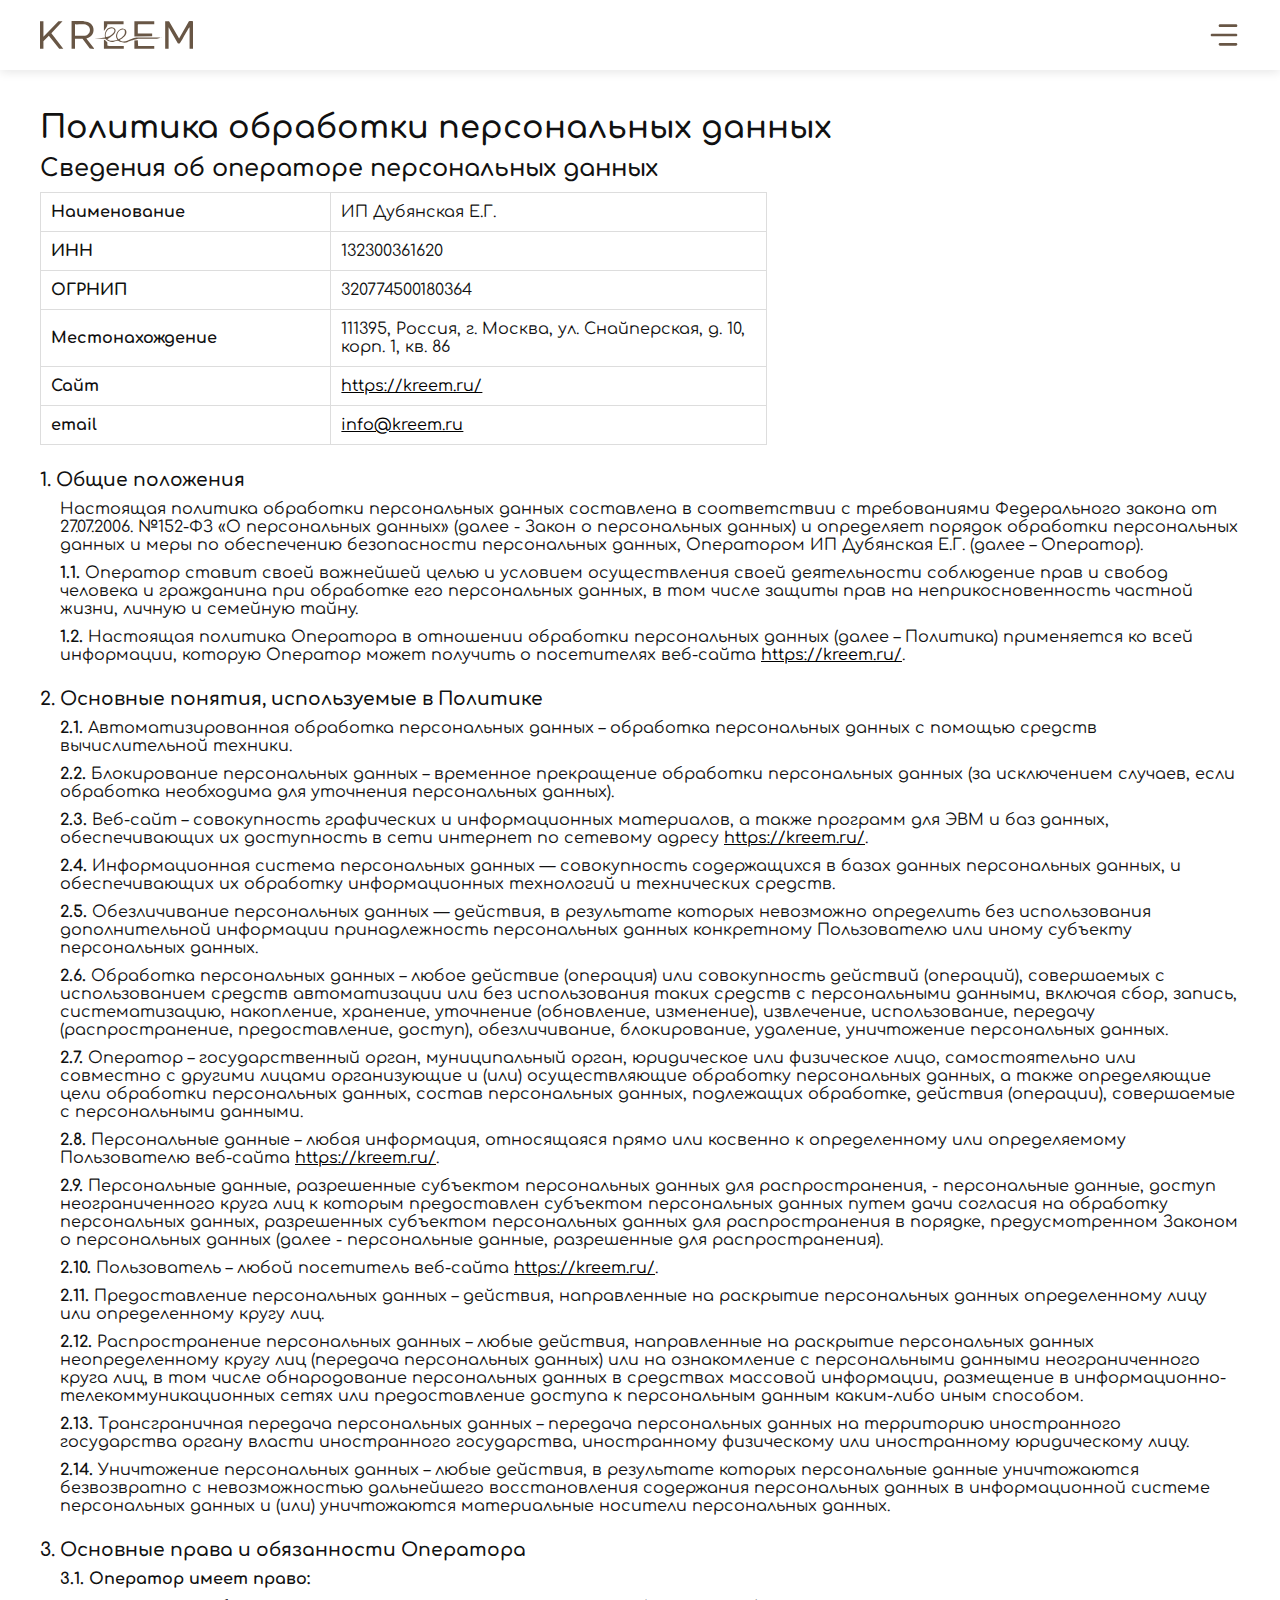
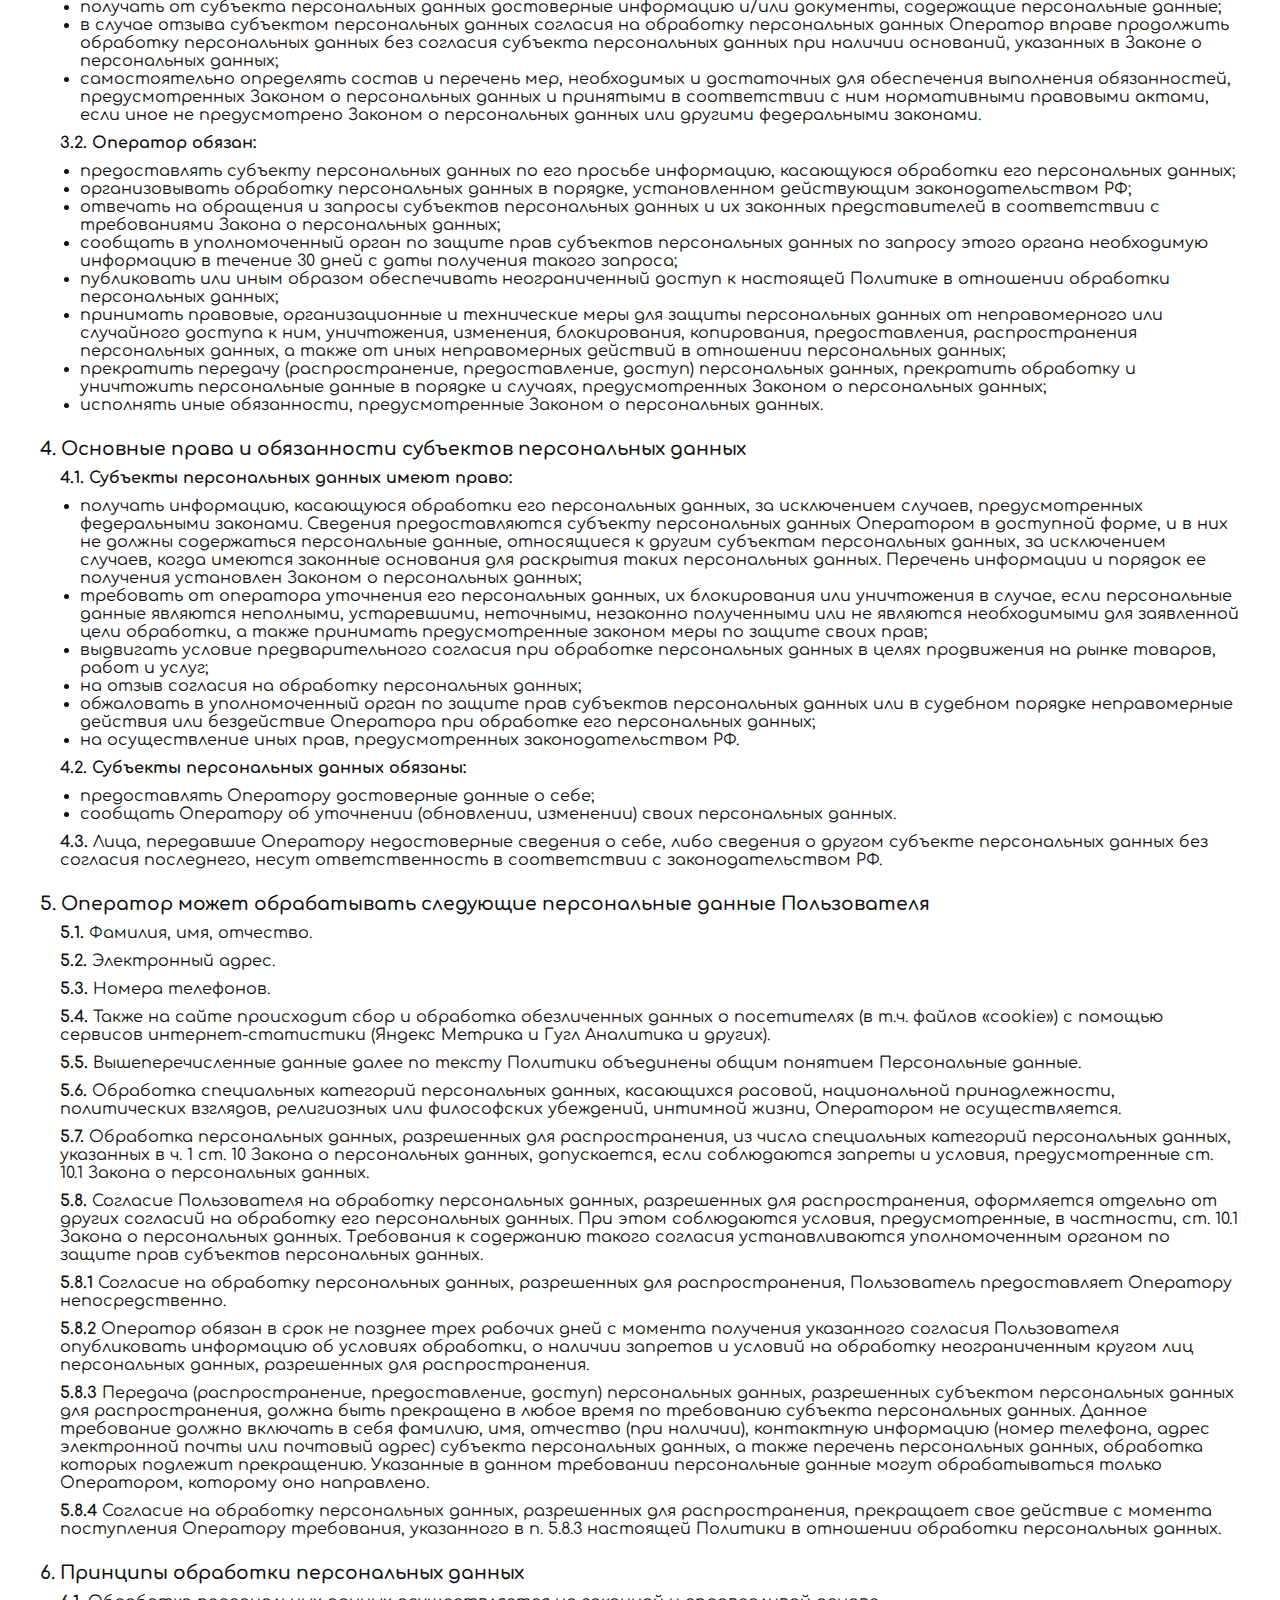
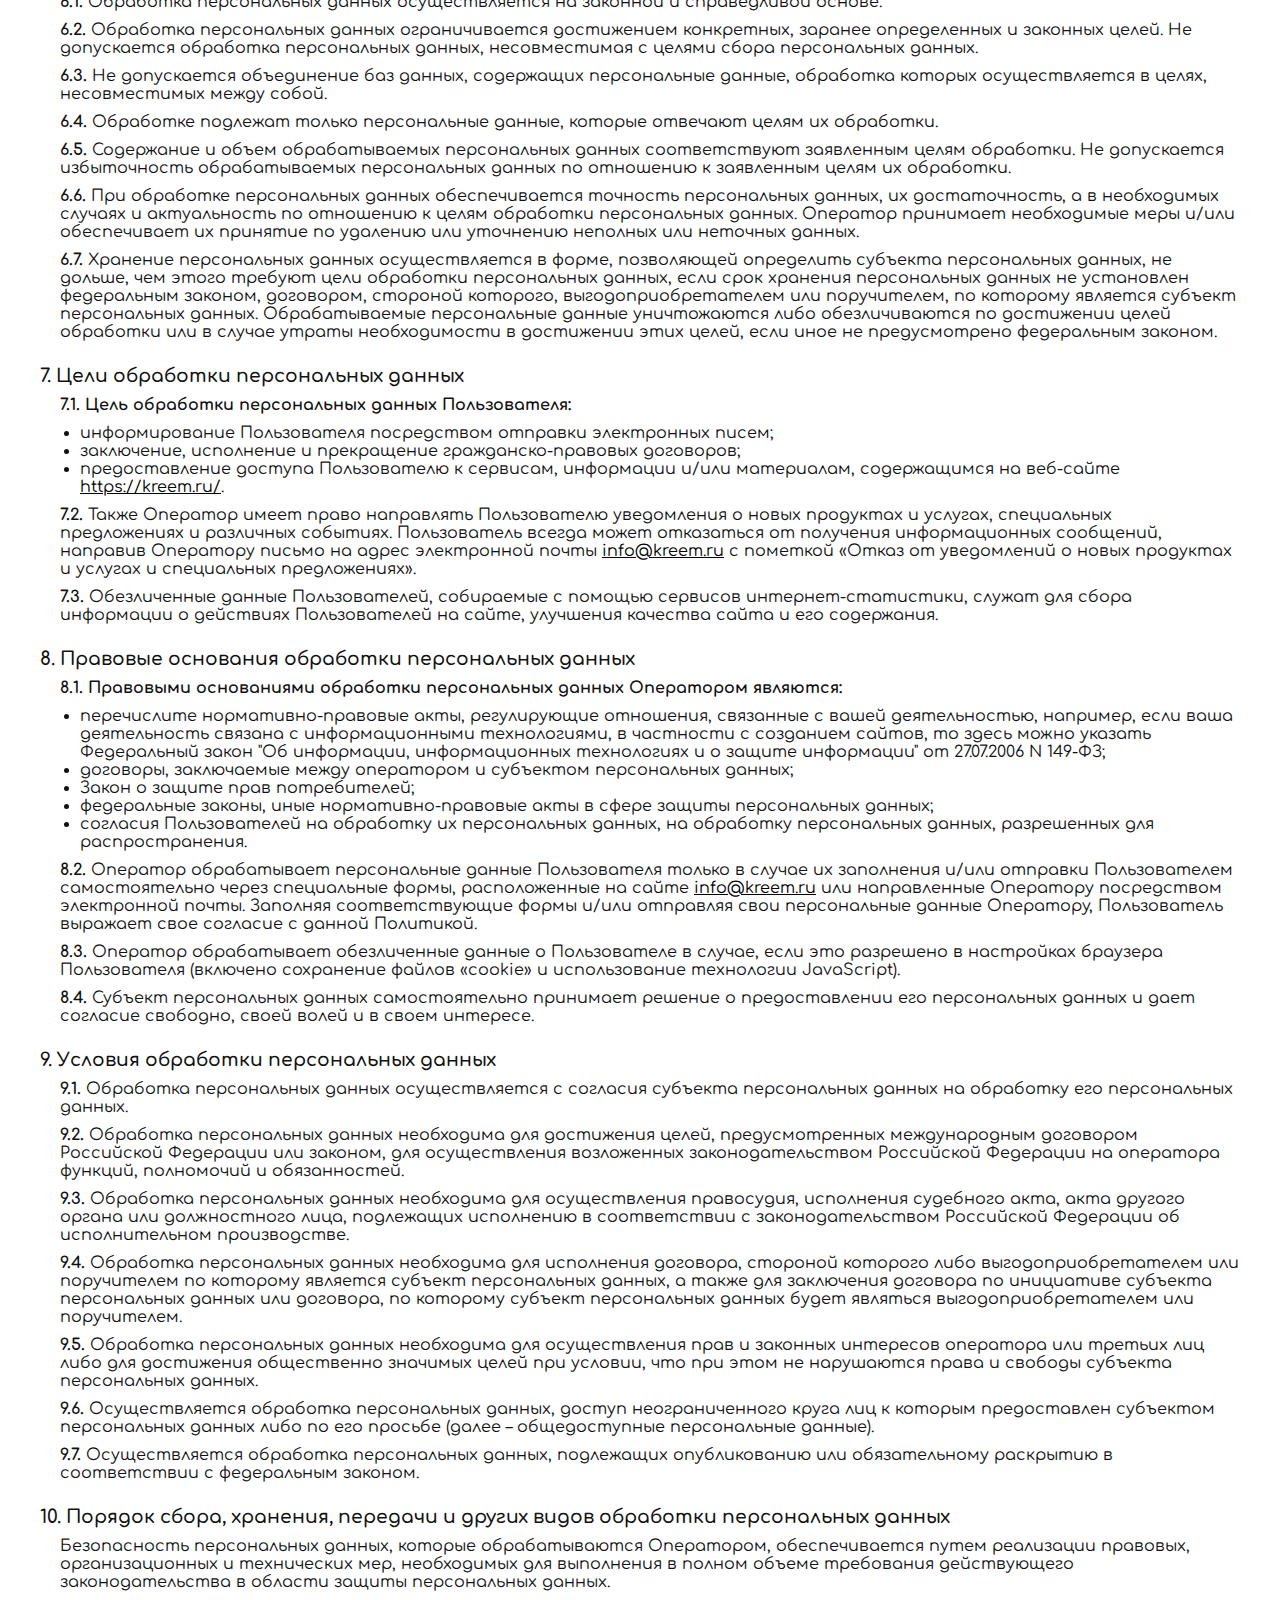
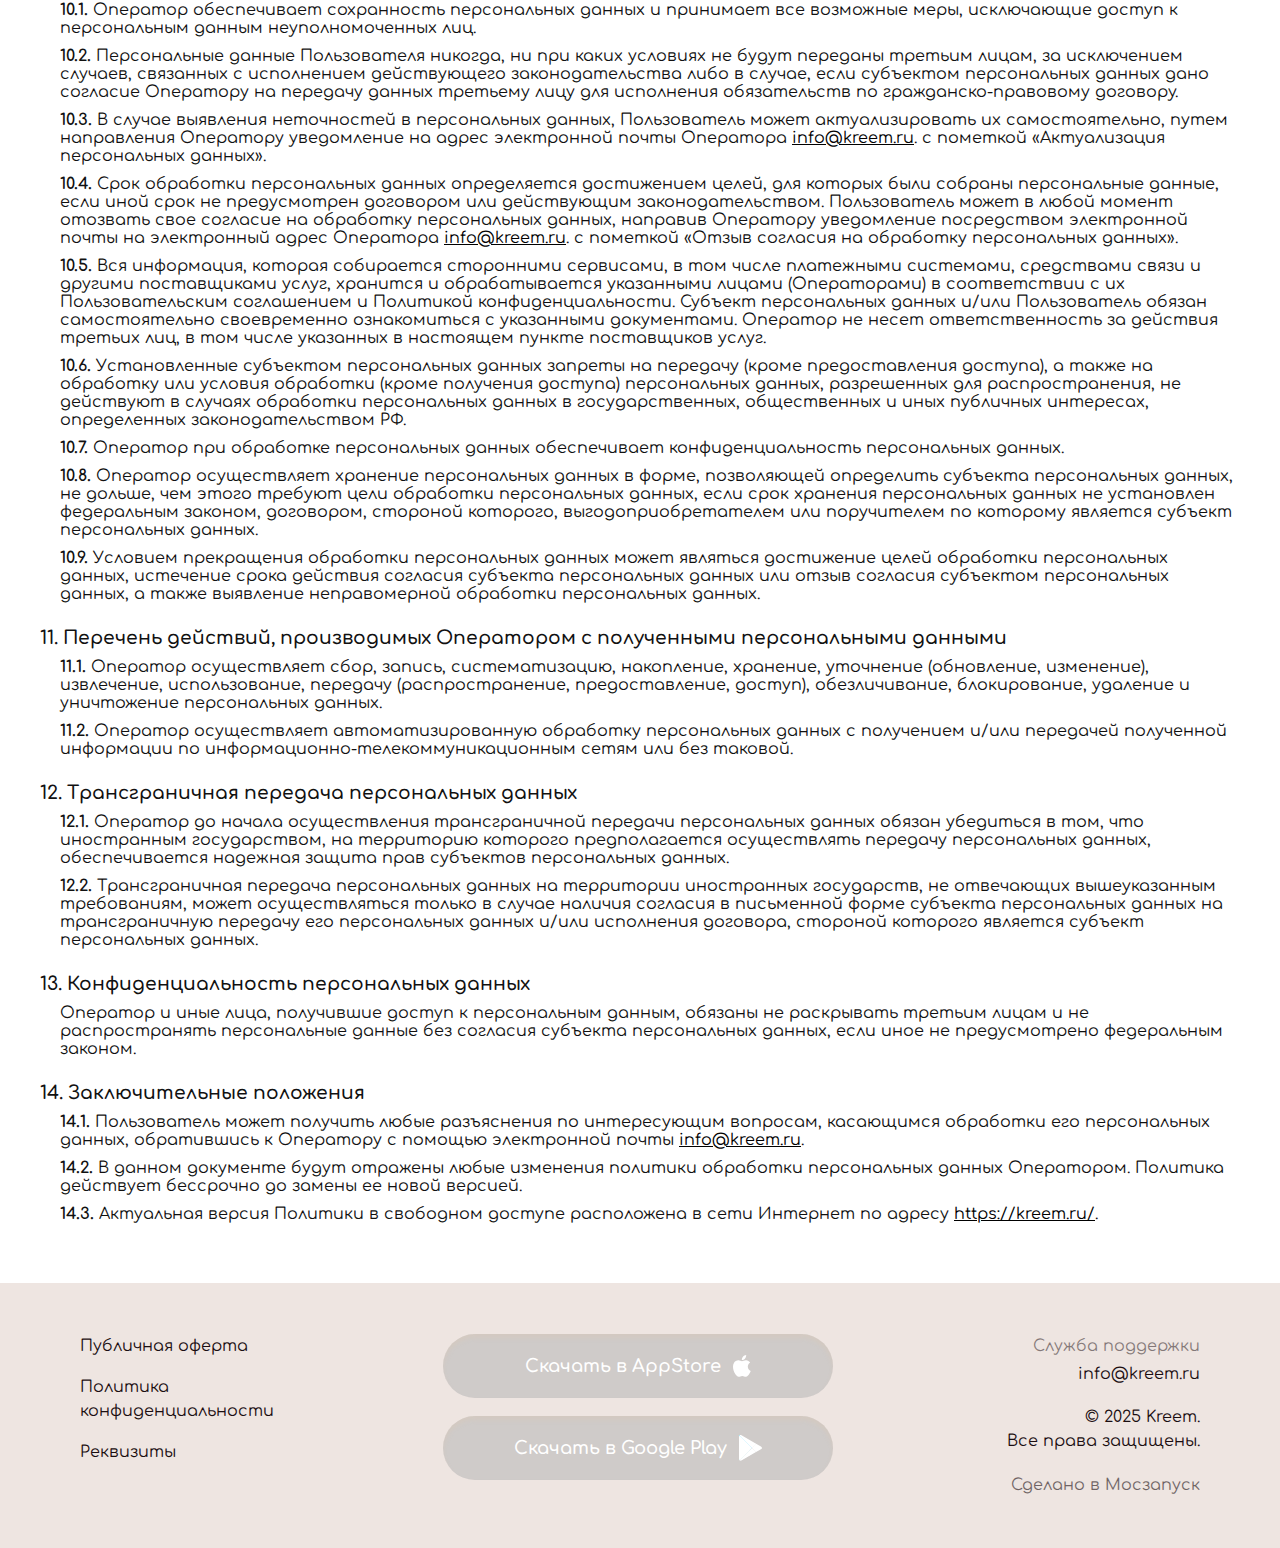
<file: privacy.html>
<html lang="ru">
<head>
    <meta charset="UTF-8">
    <title>Политика конфидициальности  | Kreem</title>
<meta name="viewport" content="width=device-width, initial-scale=1.0">
    <link rel="stylesheet" href="css/style.css">
<link rel="preconnect" href="https://fonts.googleapis.com">
<link rel="preconnect" href="https://fonts.gstatic.com" crossorigin>
<link href="https://fonts.googleapis.com/css2?family=Comfortaa:wght@300..700&family=Playfair+Display:ital,wght@0,400..900;1,400..900&display=swap" rel="stylesheet">

<link rel="icon" href="favicon.svg" type="image/svg">
</head>

<body>

<header>
    <a href="/" class="logo">
        <svg xmlns="http://www.w3.org/2000/svg" width="216" height="40" viewBox="0 0 216 40" fill="none">
            <path d="M215.541 39.0727H210.72V8.74762C208.077 10.7693 198.124 31.4525 196.724 31.608C195.325 31.7636 194.703 31.608 194.081 31.1415L181.173 8.74762V39.0727H176.352V0.194397L181.795 0.505419L195.947 24.4544L209.787 0.505419C210.409 -0.116634 214.764 -0.272149 215.541 0.66093V38.9172V39.0727Z" fill="#685645"/>
            <path d="M61.428 0.194219C66.5599 0.660758 72.1584 2.21589 74.3356 7.50333C77.6013 15.4345 73.4025 22.7436 65.3158 24.7653L75.7352 38.1394L76.0462 39.3835L70.1367 38.7615L59.8729 25.0763H49.298V38.917H44.4771V0.0386963H61.428V0.194219ZM62.2056 4.70409C58.1622 4.23755 53.4968 5.01512 49.298 4.70409V20.722H63.2941C65.4713 20.722 68.7371 18.2337 69.6702 16.2121C72.1584 10.1471 68.2706 5.32615 62.2056 4.54858V4.70409Z" fill="#685645"/>
            <path d="M4.82091 0.194336V22.2772L25.9707 0.194336H31.7247L16.0178 17.3008L32.8133 39.0726H27.0593L12.4411 20.7221L4.82091 28.4977V39.0726H0V0.194336H4.82091Z" fill="#685645"/>
            <path d="M160.956 0.194336V4.70421H138.407L137.785 5.32626V17.4563H158.001V21.4996L132.964 21.9662V0.194336H160.956Z" fill="#685645"/>
            <path d="M171.531 23.3658L164.844 24.8821C153.803 25.3486 138.096 24.9209 138.096 24.9209C138.096 24.9209 131.409 26.4372 126.744 27.9923C122.078 29.5475 121.611 31.7635 114.458 29.5863C107.304 27.4091 110.668 27.1746 110.103 27.5646C108.704 27.5646 105.127 29.2753 102.95 29.4308C99.0619 29.7418 96.5737 28.8087 93.6189 26.476C90.6642 24.1433 92.9029 25.0302 92.5303 24.9209C92.1577 24.8116 89.4204 24.8821 87.7094 24.9209C83.9771 24.9209 80.4003 24.9209 76.668 24.9209L83.9774 24.1045L91.5972 23.0547C90.9752 19.6334 91.2862 15.9011 93.3079 12.9464C99.6839 3.7711 113.68 11.2357 102.172 20.411C90.6642 29.5863 92.8413 24.6576 94.0854 24.2988C97.3512 29.5863 104.038 27.8756 109.015 26.3205C108.393 24.6099 107.304 23.5213 107.149 21.6551C106.527 16.2121 113.523 9.3295 117.412 10.7692C121.302 12.2089 120.678 11.9745 121.301 13.2186C123.789 19.1281 116.635 24.1433 112.125 26.6315C117.879 31.4524 124.099 26.6315 129.698 24.9209C135.296 23.2102 135.134 23.3269 136.852 23.3269C150.759 23.3269 171.375 23.5213 171.375 23.5213L171.531 23.3658ZM104.038 11.2357C102.328 9.6806 99.3729 10.4582 97.3512 11.2357C93.3079 13.1019 91.7527 18.5448 92.8413 22.5882C96.8847 23.3657 108.393 15.2791 103.883 11.2357H104.038ZM115.702 11.8578C109.948 12.3243 106.06 21.4996 110.725 25.5429C114.302 23.9878 119.434 20.411 119.59 16.0566C119.745 11.7023 118.19 11.7023 115.702 11.8578Z" fill="#685645"/>
            <path d="M117.723 0.194336V4.70421H94.8629C94.8629 7.0369 94.8631 6.99804 92.9967 9.68064L90.042 14.035V0.194336H117.723Z" fill="#685645"/>
            <path d="M132.964 27.5644L137.785 27.0979L138.251 35.0291H160.956V39.0724H132.964V27.5644Z" fill="#685645"/>
            <path d="M118.034 35.0293V39.0727H90.042V26.3206C90.8196 26.1651 94.5519 29.2753 94.7074 29.7419C95.3294 30.8305 94.3964 34.2517 95.3294 34.8738C95.9515 34.8738 96.7291 35.0293 97.0401 35.0293H118.19H118.034Z" fill="#685645"/>
        </svg>
    </a>
    <ul>
        <li><a href="/#subscription">Что внутри приложения</a></li>
        <li><a href="/#support">Подписка</a></li>
        <li><a href="/#faq">Частые вопросы</a></li>
    </ul>
</header>


<div class="header_mobile">
    <div class="header_content">
        <a href="" class="logo">
            <svg xmlns="http://www.w3.org/2000/svg" width="153" height="28" viewBox="0 0 153 28" fill="none">
                <path d="M153 27.779H149.578V6.21919C147.701 7.65651 140.636 22.3614 139.643 22.472C138.649 22.5826 138.208 22.472 137.766 22.1403L128.604 6.21919V27.779H125.182V0.138208L129.045 0.359332L139.091 17.3861L148.915 0.359332C149.357 -0.0829216 152.448 -0.193487 153 0.469893V27.6685V27.779Z" fill="#685645"/>
                <path d="M43.6038 0.138036C47.2466 0.469726 51.2207 1.57536 52.7661 5.33451C55.0843 10.9732 52.1038 16.1697 46.3635 17.607L53.7596 27.1155L53.9804 28L49.7856 27.5577L42.4999 17.8282H34.9934V27.6683H31.5713V0.0274658H43.6038V0.138036ZM44.1557 3.34436C41.2856 3.01268 37.9739 3.56549 34.9934 3.34436V14.7324H44.9284C46.4739 14.7324 48.7921 12.9634 49.4544 11.5261C51.2207 7.21408 48.4609 3.78662 44.1557 3.2338V3.34436Z" fill="#685645"/>
                <path d="M3.42208 0.138184V15.8382L18.4351 0.138184H22.5195L11.3701 12.3001L23.2922 27.779H19.2078L8.83118 14.7325L3.42208 20.2607V27.779H0V0.138184H3.42208Z" fill="#685645"/>
                <path d="M114.253 0.138184V3.34451H98.2465L97.8049 3.78677V12.4107H112.156V15.2854L94.3828 15.617V0.138184H114.253Z" fill="#685645"/>
                <path d="M121.76 16.6121L117.013 17.6902C109.175 18.0218 98.0258 17.7177 98.0258 17.7177C98.0258 17.7177 93.2793 18.7958 89.9676 19.9014C86.6559 21.0071 86.3245 22.5825 81.2466 21.0346C76.1686 19.4868 78.5565 19.3201 78.1557 19.5973C77.1622 19.5973 74.6232 20.8135 73.0777 20.9241C70.318 21.1452 68.5518 20.4818 66.4544 18.8234C64.3569 17.1649 65.9461 17.7954 65.6816 17.7177C65.4171 17.6401 63.474 17.6902 62.2596 17.7177C59.6102 17.7177 57.0712 17.7177 54.4219 17.7177L59.6104 17.1373L65.0193 16.391C64.5777 13.9586 64.7985 11.3051 66.2336 9.20437C70.7596 2.68114 80.6946 7.98818 72.5258 14.5114C64.3569 21.0347 65.9024 17.5306 66.7855 17.2755C69.1037 21.0347 73.8505 19.8184 77.3829 18.7128C76.9414 17.4966 76.1687 16.7227 76.0583 15.3959C75.6167 11.5262 80.5833 6.63293 83.344 7.65649C86.1046 8.68004 85.6624 8.5134 86.1039 9.39791C87.8702 13.5993 82.792 17.1649 79.5907 18.9339C83.6751 22.3614 88.0907 18.9339 92.0648 17.7177C96.0388 16.5015 95.9233 16.5845 97.1429 16.5845C107.015 16.5845 121.649 16.7227 121.649 16.7227L121.76 16.6121ZM73.8505 7.98818C72.6362 6.88255 70.5388 7.43536 69.1037 7.98818C66.2336 9.31494 65.1297 13.1846 65.9024 16.0593C68.7725 16.6121 76.9414 10.8628 73.7401 7.98818H73.8505ZM82.1297 8.43043C78.0453 8.76212 75.2855 15.2854 78.5972 18.16C81.1362 17.0544 84.779 14.5114 84.8894 11.4156C84.9998 8.31987 83.8959 8.31987 82.1297 8.43043Z" fill="#685645"/>
                <path d="M83.5654 0.138184V3.34451H67.3381C67.3381 5.00296 67.3382 4.97533 66.0134 6.88254L63.916 9.97831V0.138184H83.5654Z" fill="#685645"/>
                <path d="M94.3828 19.5971L97.8049 19.2654L98.1361 24.9041H114.253V27.7788H94.3828V19.5971Z" fill="#685645"/>
                <path d="M83.7862 24.9044V27.7791H63.916V18.7129C64.468 18.6023 67.1173 20.8136 67.2277 21.1453C67.6693 21.9192 67.0069 24.3516 67.6693 24.7939C68.1108 24.7939 68.6628 24.9044 68.8836 24.9044H83.8965H83.7862Z" fill="#685645"/>
            </svg>
        </a>
        
        <div class="burger-container">
            <div class="burger" id="burgerBtn">
                <div class="burger-icon"><svg xmlns="http://www.w3.org/2000/svg" width="32" height="32" viewBox="0 0 32 32" fill="none">
  <path fill-rule="evenodd" clip-rule="evenodd" d="M10.667 6.66671C10.667 5.93033 11.2639 5.33337 12.0003 5.33337H28.0003C28.7367 5.33337 29.3337 5.93033 29.3337 6.66671C29.3337 7.40309 28.7367 8.00004 28.0003 8.00004H12.0003C11.2639 8.00004 10.667 7.40309 10.667 6.66671ZM2.66699 16C2.66699 15.2637 3.26395 14.6667 4.00033 14.6667H28.0003C28.7367 14.6667 29.3337 15.2637 29.3337 16C29.3337 16.7364 28.7367 17.3334 28.0003 17.3334H4.00033C3.26395 17.3334 2.66699 16.7364 2.66699 16ZM10.667 25.3334C10.667 24.597 11.2639 24 12.0003 24H28.0003C28.7367 24 29.3337 24.597 29.3337 25.3334C29.3337 26.0698 28.7367 26.6667 28.0003 26.6667H12.0003C11.2639 26.6667 10.667 26.0698 10.667 25.3334Z" fill="#685645"/>
</svg></div>
                <div class="close-icon"><svg xmlns="http://www.w3.org/2000/svg" width="32" height="32" viewBox="0 0 32 32" fill="none">
  <path d="M6 26L27 5M27 26L6 5" stroke="#685645" stroke-width="3" stroke-linecap="round" stroke-linejoin="round"/>
</svg></div>
            </div>
        </div>
    </div>
    
    <nav class="menu">
        <ul>
            <li><a href="/#subscription">Что внутри приложения</a></li>
            <li><a href="/#support">Подписка</a></li>
            <li><a href="/#faq">Частые вопросы</a></li>
        </ul>
    </nav>
</div>

<section class="document_text">
    <div class="wrapper">
        <h1>Политика обработки персональных данных</h1>
        
        <h2>Сведения об операторе персональных данных</h2>
        
        <div style="width: 100%;overflow-y: auto;">
            <table border="1" cellpadding="5" cellspacing="0">
                <tr>
                    <td><strong>Наименование</strong></td>
                    <td>ИП Дубянская Е.Г.</td>
                </tr>
                <tr>
                    <td><strong>ИНН</strong></td>
                    <td>132300361620</td>
                </tr>
                <tr>
                    <td><strong>ОГРНИП</strong></td>
                    <td>320774500180364</td>
                </tr>
                <tr>
                    <td><strong>Местонахождение</strong></td>
                    <td>111395, Россия, г. Москва, ул. Снайперская, д. 10, корп. 1, кв. 86</td>
                </tr>
                <tr>
                    <td><strong>Сайт</strong></td>
                    <td><a href="https://kreem.ru/" target="_blank">https://kreem.ru/</a></td>
                </tr>
                <tr>
                    <td><strong>email</strong></td>
                    <td><a href="mailto:info@kreem.ru">info@kreem.ru</a></td>
                </tr>
            </table>
        </div>

        <h3>1. Общие положения</h3>
        <p>Настоящая политика обработки персональных данных составлена в соответствии с требованиями Федерального закона от 27.07.2006. №152-ФЗ «О персональных данных» (далее - Закон о персональных данных) и определяет порядок обработки персональных данных и меры по обеспечению безопасности персональных данных, Оператором ИП Дубянская Е.Г. (далее – Оператор).</p>
        
        <p><strong>1.1.</strong> Оператор ставит своей важнейшей целью и условием осуществления своей деятельности соблюдение прав и свобод человека и гражданина при обработке его персональных данных, в том числе защиты прав на неприкосновенность частной жизни, личную и семейную тайну.</p>
        
        <p><strong>1.2.</strong> Настоящая политика Оператора в отношении обработки персональных данных (далее – Политика) применяется ко всей информации, которую Оператор может получить о посетителях веб-сайта <a href="https://kreem.ru/" target="_blank">https://kreem.ru/</a>.</p>

        <h3>2. Основные понятия, используемые в Политике</h3>
        <p><strong>2.1.</strong> Автоматизированная обработка персональных данных – обработка персональных данных с помощью средств вычислительной техники.</p>
        
        <p><strong>2.2.</strong> Блокирование персональных данных – временное прекращение обработки персональных данных (за исключением случаев, если обработка необходима для уточнения персональных данных).</p>
        
        <p><strong>2.3.</strong> Веб-сайт – совокупность графических и информационных материалов, а также программ для ЭВМ и баз данных, обеспечивающих их доступность в сети интернет по сетевому адресу <a href="https://kreem.ru/" target="_blank">https://kreem.ru/</a>.</p>
        
        <p><strong>2.4.</strong> Информационная система персональных данных — совокупность содержащихся в базах данных персональных данных, и обеспечивающих их обработку информационных технологий и технических средств.</p>
        
        <p><strong>2.5.</strong> Обезличивание персональных данных — действия, в результате которых невозможно определить без использования дополнительной информации принадлежность персональных данных конкретному Пользователю или иному субъекту персональных данных.</p>
        
        <p><strong>2.6.</strong> Обработка персональных данных – любое действие (операция) или совокупность действий (операций), совершаемых с использованием средств автоматизации или без использования таких средств с персональными данными, включая сбор, запись, систематизацию, накопление, хранение, уточнение (обновление, изменение), извлечение, использование, передачу (распространение, предоставление, доступ), обезличивание, блокирование, удаление, уничтожение персональных данных.</p>
        
        <p><strong>2.7.</strong> Оператор – государственный орган, муниципальный орган, юридическое или физическое лицо, самостоятельно или совместно с другими лицами организующие и (или) осуществляющие обработку персональных данных, а также определяющие цели обработки персональных данных, состав персональных данных, подлежащих обработке, действия (операции), совершаемые с персональными данными.</p>
        
        <p><strong>2.8.</strong> Персональные данные – любая информация, относящаяся прямо или косвенно к определенному или определяемому Пользователю веб-сайта <a href="https://kreem.ru/" target="_blank">https://kreem.ru/</a>.</p>
        
        <p><strong>2.9.</strong> Персональные данные, разрешенные субъектом персональных данных для распространения, - персональные данные, доступ неограниченного круга лиц к которым предоставлен субъектом персональных данных путем дачи согласия на обработку персональных данных, разрешенных субъектом персональных данных для распространения в порядке, предусмотренном Законом о персональных данных (далее - персональные данные, разрешенные для распространения).</p>
        
        <p><strong>2.10.</strong> Пользователь – любой посетитель веб-сайта <a href="https://kreem.ru/" target="_blank">https://kreem.ru/</a>.</p>
        
        <p><strong>2.11.</strong> Предоставление персональных данных – действия, направленные на раскрытие персональных данных определенному лицу или определенному кругу лиц.</p>
        
        <p><strong>2.12.</strong> Распространение персональных данных – любые действия, направленные на раскрытие персональных данных неопределенному кругу лиц (передача персональных данных) или на ознакомление с персональными данными неограниченного круга лиц, в том числе обнародование персональных данных в средствах массовой информации, размещение в информационно-телекоммуникационных сетях или предоставление доступа к персональным данным каким-либо иным способом.</p>
        
        <p><strong>2.13.</strong> Трансграничная передача персональных данных – передача персональных данных на территорию иностранного государства органу власти иностранного государства, иностранному физическому или иностранному юридическому лицу.</p>
        
        <p><strong>2.14.</strong> Уничтожение персональных данных – любые действия, в результате которых персональные данные уничтожаются безвозвратно с невозможностью дальнейшего восстановления содержания персональных данных в информационной системе персональных данных и (или) уничтожаются материальные носители персональных данных.</p>

        <h3>3. Основные права и обязанности Оператора</h3>
        <p><strong>3.1. Оператор имеет право:</strong></p>
        <ul>
            <li>получать от субъекта персональных данных достоверные информацию и/или документы, содержащие персональные данные;</li>
            <li>в случае отзыва субъектом персональных данных согласия на обработку персональных данных Оператор вправе продолжить обработку персональных данных без согласия субъекта персональных данных при наличии оснований, указанных в Законе о персональных данных;</li>
            <li>самостоятельно определять состав и перечень мер, необходимых и достаточных для обеспечения выполнения обязанностей, предусмотренных Законом о персональных данных и принятыми в соответствии с ним нормативными правовыми актами, если иное не предусмотрено Законом о персональных данных или другими федеральными законами.</li>
        </ul>
        
        <p><strong>3.2. Оператор обязан:</strong></p>
        <ul>
            <li>предоставлять субъекту персональных данных по его просьбе информацию, касающуюся обработки его персональных данных;</li>
            <li>организовывать обработку персональных данных в порядке, установленном действующим законодательством РФ;</li>
            <li>отвечать на обращения и запросы субъектов персональных данных и их законных представителей в соответствии с требованиями Закона о персональных данных;</li>
            <li>сообщать в уполномоченный орган по защите прав субъектов персональных данных по запросу этого органа необходимую информацию в течение 30 дней с даты получения такого запроса;</li>
            <li>публиковать или иным образом обеспечивать неограниченный доступ к настоящей Политике в отношении обработки персональных данных;</li>
            <li>принимать правовые, организационные и технические меры для защиты персональных данных от неправомерного или случайного доступа к ним, уничтожения, изменения, блокирования, копирования, предоставления, распространения персональных данных, а также от иных неправомерных действий в отношении персональных данных;</li>
            <li>прекратить передачу (распространение, предоставление, доступ) персональных данных, прекратить обработку и уничтожить персональные данные в порядке и случаях, предусмотренных Законом о персональных данных;</li>
            <li>исполнять иные обязанности, предусмотренные Законом о персональных данных.</li>
        </ul>

        <h3>4. Основные права и обязанности субъектов персональных данных</h3>
        <p><strong>4.1. Субъекты персональных данных имеют право:</strong></p>
        <ul>
            <li>получать информацию, касающуюся обработки его персональных данных, за исключением случаев, предусмотренных федеральными законами. Сведения предоставляются субъекту персональных данных Оператором в доступной форме, и в них не должны содержаться персональные данные, относящиеся к другим субъектам персональных данных, за исключением случаев, когда имеются законные основания для раскрытия таких персональных данных. Перечень информации и порядок ее получения установлен Законом о персональных данных;</li>
            <li>требовать от оператора уточнения его персональных данных, их блокирования или уничтожения в случае, если персональные данные являются неполными, устаревшими, неточными, незаконно полученными или не являются необходимыми для заявленной цели обработки, а также принимать предусмотренные законом меры по защите своих прав;</li>
            <li>выдвигать условие предварительного согласия при обработке персональных данных в целях продвижения на рынке товаров, работ и услуг;</li>
            <li>на отзыв согласия на обработку персональных данных;</li>
            <li>обжаловать в уполномоченный орган по защите прав субъектов персональных данных или в судебном порядке неправомерные действия или бездействие Оператора при обработке его персональных данных;</li>
            <li>на осуществление иных прав, предусмотренных законодательством РФ.</li>
        </ul>
        
        <p><strong>4.2. Субъекты персональных данных обязаны:</strong></p>
        <ul>
            <li>предоставлять Оператору достоверные данные о себе;</li>
            <li>сообщать Оператору об уточнении (обновлении, изменении) своих персональных данных.</li>
        </ul>
        
        <p><strong>4.3.</strong> Лица, передавшие Оператору недостоверные сведения о себе, либо сведения о другом субъекте персональных данных без согласия последнего, несут ответственность в соответствии с законодательством РФ.</p>

        <h3>5. Оператор может обрабатывать следующие персональные данные Пользователя</h3>
        <p><strong>5.1.</strong> Фамилия, имя, отчество.</p>
        <p><strong>5.2.</strong> Электронный адрес.</p>
        <p><strong>5.3.</strong> Номера телефонов.</p>
        <p><strong>5.4.</strong> Также на сайте происходит сбор и обработка обезличенных данных о посетителях (в т.ч. файлов «cookie») с помощью сервисов интернет-статистики (Яндекс Метрика и Гугл Аналитика и других).</p>
        <p><strong>5.5.</strong> Вышеперечисленные данные далее по тексту Политики объединены общим понятием Персональные данные.</p>
        <p><strong>5.6.</strong> Обработка специальных категорий персональных данных, касающихся расовой, национальной принадлежности, политических взглядов, религиозных или философских убеждений, интимной жизни, Оператором не осуществляется.</p>
        <p><strong>5.7.</strong> Обработка персональных данных, разрешенных для распространения, из числа специальных категорий персональных данных, указанных в ч. 1 ст. 10 Закона о персональных данных, допускается, если соблюдаются запреты и условия, предусмотренные ст. 10.1 Закона о персональных данных.</p>
        <p><strong>5.8.</strong> Согласие Пользователя на обработку персональных данных, разрешенных для распространения, оформляется отдельно от других согласий на обработку его персональных данных. При этом соблюдаются условия, предусмотренные, в частности, ст. 10.1 Закона о персональных данных. Требования к содержанию такого согласия устанавливаются уполномоченным органом по защите прав субъектов персональных данных.</p>
        <p><strong>5.8.1</strong> Согласие на обработку персональных данных, разрешенных для распространения, Пользователь предоставляет Оператору непосредственно.</p>
        <p><strong>5.8.2</strong> Оператор обязан в срок не позднее трех рабочих дней с момента получения указанного согласия Пользователя опубликовать информацию об условиях обработки, о наличии запретов и условий на обработку неограниченным кругом лиц персональных данных, разрешенных для распространения.</p>
        <p><strong>5.8.3</strong> Передача (распространение, предоставление, доступ) персональных данных, разрешенных субъектом персональных данных для распространения, должна быть прекращена в любое время по требованию субъекта персональных данных. Данное требование должно включать в себя фамилию, имя, отчество (при наличии), контактную информацию (номер телефона, адрес электронной почты или почтовый адрес) субъекта персональных данных, а также перечень персональных данных, обработка которых подлежит прекращению. Указанные в данном требовании персональные данные могут обрабатываться только Оператором, которому оно направлено.</p>
        <p><strong>5.8.4</strong> Согласие на обработку персональных данных, разрешенных для распространения, прекращает свое действие с момента поступления Оператору требования, указанного в п. 5.8.3 настоящей Политики в отношении обработки персональных данных.</p>

        <h3>6. Принципы обработки персональных данных</h3>
        <p><strong>6.1.</strong> Обработка персональных данных осуществляется на законной и справедливой основе.</p>
        <p><strong>6.2.</strong> Обработка персональных данных ограничивается достижением конкретных, заранее определенных и законных целей. Не допускается обработка персональных данных, несовместимая с целями сбора персональных данных.</p>
        <p><strong>6.3.</strong> Не допускается объединение баз данных, содержащих персональные данные, обработка которых осуществляется в целях, несовместимых между собой.</p>
        <p><strong>6.4.</strong> Обработке подлежат только персональные данные, которые отвечают целям их обработки.</p>
        <p><strong>6.5.</strong> Содержание и объем обрабатываемых персональных данных соответствуют заявленным целям обработки. Не допускается избыточность обрабатываемых персональных данных по отношению к заявленным целям их обработки.</p>
        <p><strong>6.6.</strong> При обработке персональных данных обеспечивается точность персональных данных, их достаточность, а в необходимых случаях и актуальность по отношению к целям обработки персональных данных. Оператор принимает необходимые меры и/или обеспечивает их принятие по удалению или уточнению неполных или неточных данных.</p>
        <p><strong>6.7.</strong> Хранение персональных данных осуществляется в форме, позволяющей определить субъекта персональных данных, не дольше, чем этого требуют цели обработки персональных данных, если срок хранения персональных данных не установлен федеральным законом, договором, стороной которого, выгодоприобретателем или поручителем, по которому является субъект персональных данных. Обрабатываемые персональные данные уничтожаются либо обезличиваются по достижении целей обработки или в случае утраты необходимости в достижении этих целей, если иное не предусмотрено федеральным законом.</p>

        <h3>7. Цели обработки персональных данных</h3>
        <p><strong>7.1. Цель обработки персональных данных Пользователя:</strong></p>
        <ul>
            <li>информирование Пользователя посредством отправки электронных писем;</li>
            <li>заключение, исполнение и прекращение гражданско-правовых договоров;</li>
            <li>предоставление доступа Пользователю к сервисам, информации и/или материалам, содержащимся на веб-сайте <a href="https://kreem.ru/" target="_blank">https://kreem.ru/</a>.</li>
        </ul>
        
        <p><strong>7.2.</strong> Также Оператор имеет право направлять Пользователю уведомления о новых продуктах и услугах, специальных предложениях и различных событиях. Пользователь всегда может отказаться от получения информационных сообщений, направив Оператору письмо на адрес электронной почты <a href="mailto:info@kreem.ru">info@kreem.ru</a> с пометкой «Отказ от уведомлений о новых продуктах и услугах и специальных предложениях».</p>
        
        <p><strong>7.3.</strong> Обезличенные данные Пользователей, собираемые с помощью сервисов интернет-статистики, служат для сбора информации о действиях Пользователей на сайте, улучшения качества сайта и его содержания.</p>

        <h3>8. Правовые основания обработки персональных данных</h3>
        <p><strong>8.1. Правовыми основаниями обработки персональных данных Оператором являются:</strong></p>
        <ul>
            <li>перечислите нормативно-правовые акты, регулирующие отношения, связанные с вашей деятельностью, например, если ваша деятельность связана с информационными технологиями, в частности с созданием сайтов, то здесь можно указать Федеральный закон "Об информации, информационных технологиях и о защите информации" от 27.07.2006 N 149-ФЗ;</li>
            <li>договоры, заключаемые между оператором и субъектом персональных данных;</li>
            <li>Закон о защите прав потребителей;</li>
            <li>федеральные законы, иные нормативно-правовые акты в сфере защиты персональных данных;</li>
            <li>согласия Пользователей на обработку их персональных данных, на обработку персональных данных, разрешенных для распространения.</li>
        </ul>
        
        <p><strong>8.2.</strong> Оператор обрабатывает персональные данные Пользователя только в случае их заполнения и/или отправки Пользователем самостоятельно через специальные формы, расположенные на сайте <a href="mailto:info@kreem.ru">info@kreem.ru</a> или направленные Оператору посредством электронной почты. Заполняя соответствующие формы и/или отправляя свои персональные данные Оператору, Пользователь выражает свое согласие с данной Политикой.</p>
        
        <p><strong>8.3.</strong> Оператор обрабатывает обезличенные данные о Пользователе в случае, если это разрешено в настройках браузера Пользователя (включено сохранение файлов «cookie» и использование технологии JavaScript).</p>
        
        <p><strong>8.4.</strong> Субъект персональных данных самостоятельно принимает решение о предоставлении его персональных данных и дает согласие свободно, своей волей и в своем интересе.</p>

        <h3>9. Условия обработки персональных данных</h3>
        <p><strong>9.1.</strong> Обработка персональных данных осуществляется с согласия субъекта персональных данных на обработку его персональных данных.</p>
        <p><strong>9.2.</strong> Обработка персональных данных необходима для достижения целей, предусмотренных международным договором Российской Федерации или законом, для осуществления возложенных законодательством Российской Федерации на оператора функций, полномочий и обязанностей.</p>
        <p><strong>9.3.</strong> Обработка персональных данных необходима для осуществления правосудия, исполнения судебного акта, акта другого органа или должностного лица, подлежащих исполнению в соответствии с законодательством Российской Федерации об исполнительном производстве.</p>
        <p><strong>9.4.</strong> Обработка персональных данных необходима для исполнения договора, стороной которого либо выгодоприобретателем или поручителем по которому является субъект персональных данных, а также для заключения договора по инициативе субъекта персональных данных или договора, по которому субъект персональных данных будет являться выгодоприобретателем или поручителем.</p>
        <p><strong>9.5.</strong> Обработка персональных данных необходима для осуществления прав и законных интересов оператора или третьих лиц либо для достижения общественно значимых целей при условии, что при этом не нарушаются права и свободы субъекта персональных данных.</p>
        <p><strong>9.6.</strong> Осуществляется обработка персональных данных, доступ неограниченного круга лиц к которым предоставлен субъектом персональных данных либо по его просьбе (далее – общедоступные персональные данные).</p>
        <p><strong>9.7.</strong> Осуществляется обработка персональных данных, подлежащих опубликованию или обязательному раскрытию в соответствии с федеральным законом.</p>

        <h3>10. Порядок сбора, хранения, передачи и других видов обработки персональных данных</h3>
        <p>Безопасность персональных данных, которые обрабатываются Оператором, обеспечивается путем реализации правовых, организационных и технических мер, необходимых для выполнения в полном объеме требования действующего законодательства в области защиты персональных данных.</p>
        
        <p><strong>10.1.</strong> Оператор обеспечивает сохранность персональных данных и принимает все возможные меры, исключающие доступ к персональным данным неуполномоченных лиц.</p>
        
        <p><strong>10.2.</strong> Персональные данные Пользователя никогда, ни при каких условиях не будут переданы третьим лицам, за исключением случаев, связанных с исполнением действующего законодательства либо в случае, если субъектом персональных данных дано согласие Оператору на передачу данных третьему лицу для исполнения обязательств по гражданско-правовому договору.</p>
        
        <p><strong>10.3.</strong> В случае выявления неточностей в персональных данных, Пользователь может актуализировать их самостоятельно, путем направления Оператору уведомление на адрес электронной почты Оператора <a href="mailto:info@kreem.ru">info@kreem.ru</a>. с пометкой «Актуализация персональных данных».</p>
        
        <p><strong>10.4.</strong> Срок обработки персональных данных определяется достижением целей, для которых были собраны персональные данные, если иной срок не предусмотрен договором или действующим законодательством. Пользователь может в любой момент отозвать свое согласие на обработку персональных данных, направив Оператору уведомление посредством электронной почты на электронный адрес Оператора <a href="mailto:info@kreem.ru">info@kreem.ru</a>. с пометкой «Отзыв согласия на обработку персональных данных».</p>
        
        <p><strong>10.5.</strong> Вся информация, которая собирается сторонними сервисами, в том числе платежными системами, средствами связи и другими поставщиками услуг, хранится и обрабатывается указанными лицами (Операторами) в соответствии с их Пользовательским соглашением и Политикой конфиденциальности. Субъект персональных данных и/или Пользователь обязан самостоятельно своевременно ознакомиться с указанными документами. Оператор не несет ответственность за действия третьих лиц, в том числе указанных в настоящем пункте поставщиков услуг.</p>
        
        <p><strong>10.6.</strong> Установленные субъектом персональных данных запреты на передачу (кроме предоставления доступа), а также на обработку или условия обработки (кроме получения доступа) персональных данных, разрешенных для распространения, не действуют в случаях обработки персональных данных в государственных, общественных и иных публичных интересах, определенных законодательством РФ.</p>
        
        <p><strong>10.7.</strong> Оператор при обработке персональных данных обеспечивает конфиденциальность персональных данных.</p>
        
        <p><strong>10.8.</strong> Оператор осуществляет хранение персональных данных в форме, позволяющей определить субъекта персональных данных, не дольше, чем этого требуют цели обработки персональных данных, если срок хранения персональных данных не установлен федеральным законом, договором, стороной которого, выгодоприобретателем или поручителем по которому является субъект персональных данных.</p>
        
        <p><strong>10.9.</strong> Условием прекращения обработки персональных данных может являться достижение целей обработки персональных данных, истечение срока действия согласия субъекта персональных данных или отзыв согласия субъектом персональных данных, а также выявление неправомерной обработки персональных данных.</p>

        <h3>11. Перечень действий, производимых Оператором с полученными персональными данными</h3>
        <p><strong>11.1.</strong> Оператор осуществляет сбор, запись, систематизацию, накопление, хранение, уточнение (обновление, изменение), извлечение, использование, передачу (распространение, предоставление, доступ), обезличивание, блокирование, удаление и уничтожение персональных данных.</p>
        
        <p><strong>11.2.</strong> Оператор осуществляет автоматизированную обработку персональных данных с получением и/или передачей полученной информации по информационно-телекоммуникационным сетям или без таковой.</p>

        <h3>12. Трансграничная передача персональных данных</h3>
        <p><strong>12.1.</strong> Оператор до начала осуществления трансграничной передачи персональных данных обязан убедиться в том, что иностранным государством, на территорию которого предполагается осуществлять передачу персональных данных, обеспечивается надежная защита прав субъектов персональных данных.</p>
        
        <p><strong>12.2.</strong> Трансграничная передача персональных данных на территории иностранных государств, не отвечающих вышеуказанным требованиям, может осуществляться только в случае наличия согласия в письменной форме субъекта персональных данных на трансграничную передачу его персональных данных и/или исполнения договора, стороной которого является субъект персональных данных.</p>

        <h3>13. Конфиденциальность персональных данных</h3>
        <p>Оператор и иные лица, получившие доступ к персональным данным, обязаны не раскрывать третьим лицам и не распространять персональные данные без согласия субъекта персональных данных, если иное не предусмотрено федеральным законом.</p>

        <h3>14. Заключительные положения</h3>
        <p><strong>14.1.</strong> Пользователь может получить любые разъяснения по интересующим вопросам, касающимся обработки его персональных данных, обратившись к Оператору с помощью электронной почты <a href="mailto:info@kreem.ru">info@kreem.ru</a>.</p>
        
        <p><strong>14.2.</strong> В данном документе будут отражены любые изменения политики обработки персональных данных Оператором. Политика действует бессрочно до замены ее новой версией.</p>
        
        <p><strong>14.3.</strong> Актуальная версия Политики в свободном доступе расположена в сети Интернет по адресу <a href="https://kreem.ru/" target="_blank">https://kreem.ru/</a>.</p>
    </div>
</section>


<!-- Footer -->
<footer class="footer">
    <div class="wrapper">
        <div class="footer_content">
            <!-- Left column -->
            <div class="footer_left">
                <p><a href="public_offer.html">Публичная оферта</a></p>
                <p><a href="privacy.html">Политика конфиденциальности</a></p>
                <p><a href="requisites.html">Реквизиты</a></p>
            </div>

            <!-- Center column - Download buttons -->
            <div class="footer_center">
                <button class="footer_download_btn" disabled>
                    <span>Скачать в AppStore</span>
                    <svg xmlns="http://www.w3.org/2000/svg" width="18" height="22" viewBox="0 0 18 22" fill="none">
                        <path d="M14.7973 11.5806C14.8081 10.7459 15.0298 9.92756 15.4418 9.20161C15.8538 8.47566 16.4428 7.86572 17.1539 7.42854C16.7021 6.78338 16.1062 6.25244 15.4134 5.87789C14.7205 5.50334 13.9499 5.29549 13.1627 5.27086C11.4835 5.0946 9.85552 6.27569 8.99981 6.27569C8.12754 6.27569 6.81004 5.28836 5.39131 5.31755C4.47364 5.3472 3.57929 5.61405 2.79541 6.09211C2.01154 6.57017 1.36486 7.24313 0.918393 8.04542C-1.01561 11.3938 0.426982 16.3149 2.27959 19.0215C3.20649 20.3469 4.28977 21.8273 5.70722 21.7748C7.09428 21.7173 7.61232 20.8903 9.28662 20.8903C10.9454 20.8903 11.4314 21.7748 12.8776 21.7414C14.366 21.7173 15.3038 20.4102 16.1981 19.0723C16.8641 18.1279 17.3766 17.0842 17.7166 15.9798C16.8518 15.614 16.1139 15.0019 15.5948 14.2196C15.0757 13.4373 14.7983 12.5195 14.7973 11.5806Z" fill="white"/>
                        <path d="M12.0659 3.49062C12.8774 2.51641 13.2772 1.26423 13.1804 0C11.9406 0.13022 10.7953 0.722779 9.97283 1.65961C9.57069 2.11728 9.26269 2.64971 9.06645 3.22648C8.8702 3.80325 8.78956 4.41304 8.82912 5.021C9.44926 5.02739 10.0628 4.89297 10.6234 4.62788C11.1841 4.3628 11.6773 3.97395 12.0659 3.49062Z" fill="white"/>
                    </svg>
                </button>
                <button class="footer_download_btn" disabled>
                    <span>Скачать в Google Play</span>
                    <svg xmlns="http://www.w3.org/2000/svg" width="23" height="26" viewBox="0 0 23 26" fill="none">
                        <path fill-rule="evenodd" clip-rule="evenodd" d="M0.570209 0.067332C0.282119 0.379053 0.115723 0.855362 0.115723 1.4788V23.591C0.115723 24.2145 0.282119 24.6908 0.580143 24.99L0.657133 25.0574L12.9953 12.6683V12.3915L0.647199 0L0.570209 0.067332Z" fill="url(#paint0_linear_1009_116)"/>
                        <path opacity="0.2" fill-rule="evenodd" clip-rule="evenodd" d="M17.1006 16.666L2.64887 24.9104C1.84172 25.3767 1.12149 25.3443 0.657068 24.9203L0.580078 24.9977L0.657068 25.065C1.12149 25.4864 1.84172 25.5213 2.64887 25.055L17.2 16.7558L17.1006 16.666Z" fill="black"/>
                        <path fill-rule="evenodd" clip-rule="evenodd" d="M0.454487 0.425242C0.166397 0.736963 0 1.21327 0 1.83671V23.9489C0 24.5724 0.166396 25.0487 0.464421 25.3479L0.54141 25.4153L12.8796 13.0262V12.7494L0.531476 0.35791L0.454487 0.425242Z" fill="white"/>
                        <path fill-rule="evenodd" clip-rule="evenodd" d="M16.9849 17.1684L12.8696 13.0362V12.7469L16.9849 8.61475L17.0743 8.66961L21.942 11.4477C23.3353 12.2357 23.3353 13.5374 21.942 14.3354L17.0743 17.1135L16.9849 17.1684Z" fill="white"/>
                        <path fill-rule="evenodd" clip-rule="evenodd" d="M17.0744 8.66955L2.52338 0.370296C1.67152 -0.118482 0.906593 -0.0511503 0.45459 0.437628L12.8698 12.8915L17.0744 8.66955Z" fill="white"/>
                        <path opacity="0.2" fill-rule="evenodd" clip-rule="evenodd" d="M16.9849 17.0239L2.53315 25.2683C1.726 25.7346 1.00577 25.7022 0.541346 25.2783L0.464355 25.3556L0.541346 25.4229C1.00577 25.8443 1.726 25.8793 2.53315 25.4129L17.0843 17.1137L16.9849 17.0239Z" fill="black"/>
                        <path fill-rule="evenodd" clip-rule="evenodd" d="M17.0744 17.1135L12.8698 12.8916L0.45459 25.3579C0.909077 25.8467 1.67152 25.9016 2.52338 25.4253L17.0744 17.1135Z" fill="white"/>
                        <defs>
                                <linearGradient id="paint0_linear_1009_116" x1="11.8886" y1="1.24024" x2="-7.88578" y2="6.48754" gradientUnits="userSpaceOnUse">
                                    <stop stop-color="#00A0FF"/>
                                    <stop offset="0.00657" stop-color="#00A1FF"/>
                                    <stop offset="0.2601" stop-color="#00BEFF"/>
                                    <stop offset="0.5122" stop-color="#00D2FF"/>
                                    <stop offset="0.7604" stop-color="#00DFFF"/>
                                    <stop offset="1" stop-color="#00E3FF"/>
                                </linearGradient>
                        </defs>
                    </svg>
                </button>
            </div>

            <!-- Right column -->
            <div class="footer_right">
                <div class="footer_support">
                    <p class="footer_support_label">Служба поддержки</p>
                    <p class="footer_support_email"><a href="mailto:info@kreem.ru">info@kreem.ru</a></p>

                    <div class="footer_copyright">
                        <p>© 2025 Kreem.</p>
                        <p>Все права защищены.</p>
                    </div>
                </div>
                <p class="footer_made">Сделано в <a href="https://moszapusk.ru/" target="_blank">Мосзапуск</a></p>
            </div>
        </div>
    </div>
</footer>

<script>
function toggleMenu() {
    const menu = document.querySelector('.menu');
    const burgerIcon = document.querySelector('.burger-icon');
    const closeIcon = document.querySelector('.close-icon');
    
    if (!menu) {
        console.error('Menu not found!');
        return;
    }
    
    menu.classList.toggle('active');
    
    if (burgerIcon && closeIcon) {
        if (menu.classList.contains('active')) {
            burgerIcon.style.opacity = '0';
            burgerIcon.style.transform = 'rotate(90deg)';
            closeIcon.style.opacity = '1';
            closeIcon.style.transform = 'rotate(0)';
        } else {
            burgerIcon.style.opacity = '1';
            burgerIcon.style.transform = 'rotate(0)';
            closeIcon.style.opacity = '0';
            closeIcon.style.transform = 'rotate(-90deg)';
        }
    }
}

document.addEventListener('DOMContentLoaded', function() {
   
    const burgerBtn = document.getElementById('burgerBtn');
    if (burgerBtn) {
        burgerBtn.addEventListener('click', function(e) {
            e.preventDefault();
            e.stopPropagation();
            toggleMenu();
        });
    }
    
    const menuLinks = document.querySelectorAll('.menu a');
    menuLinks.forEach(link => {
        link.addEventListener('click', () => {
            const menu = document.querySelector('.menu');
            const burgerIcon = document.querySelector('.burger-icon');
            const closeIcon = document.querySelector('.close-icon');
            
            if (menu) {
                menu.classList.remove('active');
            }
            
            if (burgerIcon && closeIcon) {
                burgerIcon.style.opacity = '1';
                burgerIcon.style.transform = 'rotate(0)';
                closeIcon.style.opacity = '0';
                closeIcon.style.transform = 'rotate(-90deg)';
            }
        });
    });

    // Закрытие при клике вне меню
    document.addEventListener('click', (e) => {
        const menu = document.querySelector('.menu');
        const burger = document.querySelector('.burger');
        
        if (menu && burger && menu.classList.contains('active')) {
            if (!menu.contains(e.target) && !burger.contains(e.target)) {
                toggleMenu();
            }
        }
    });
});
</script>

</body>

</html>
</file>
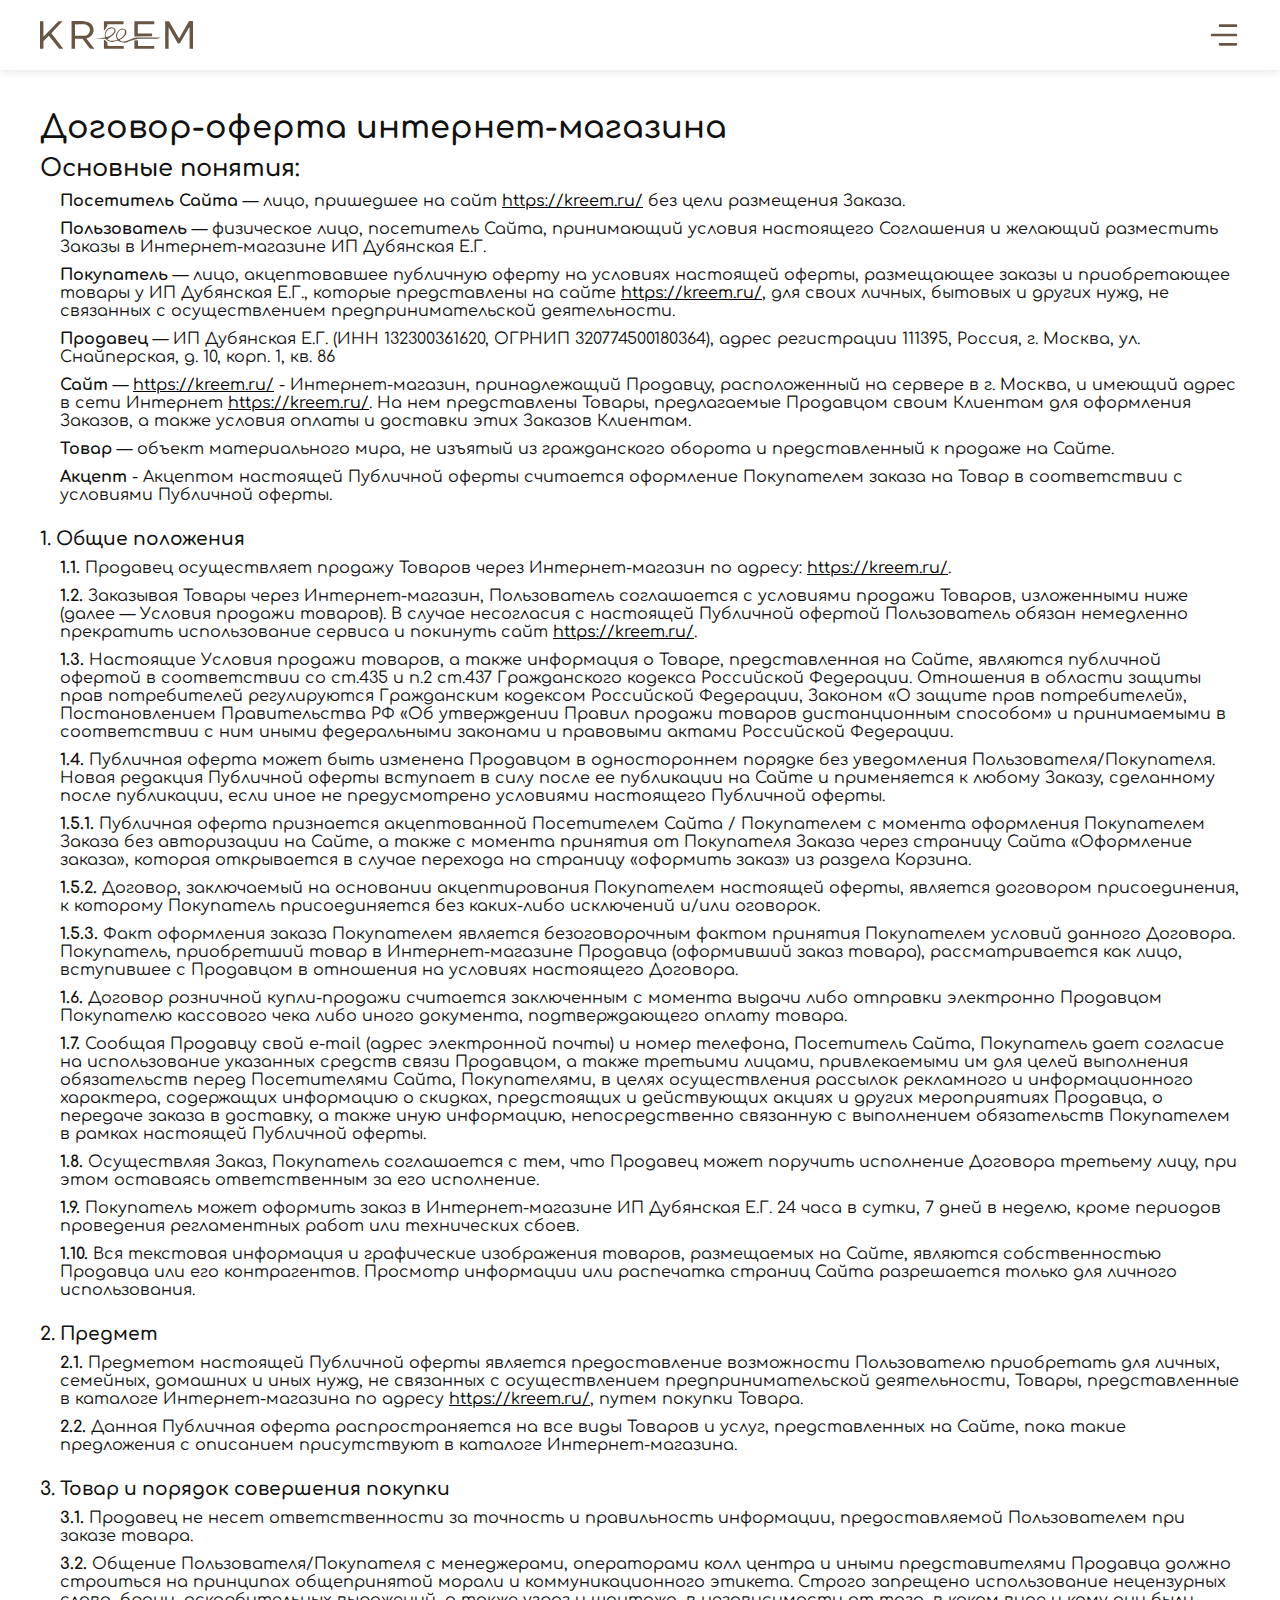
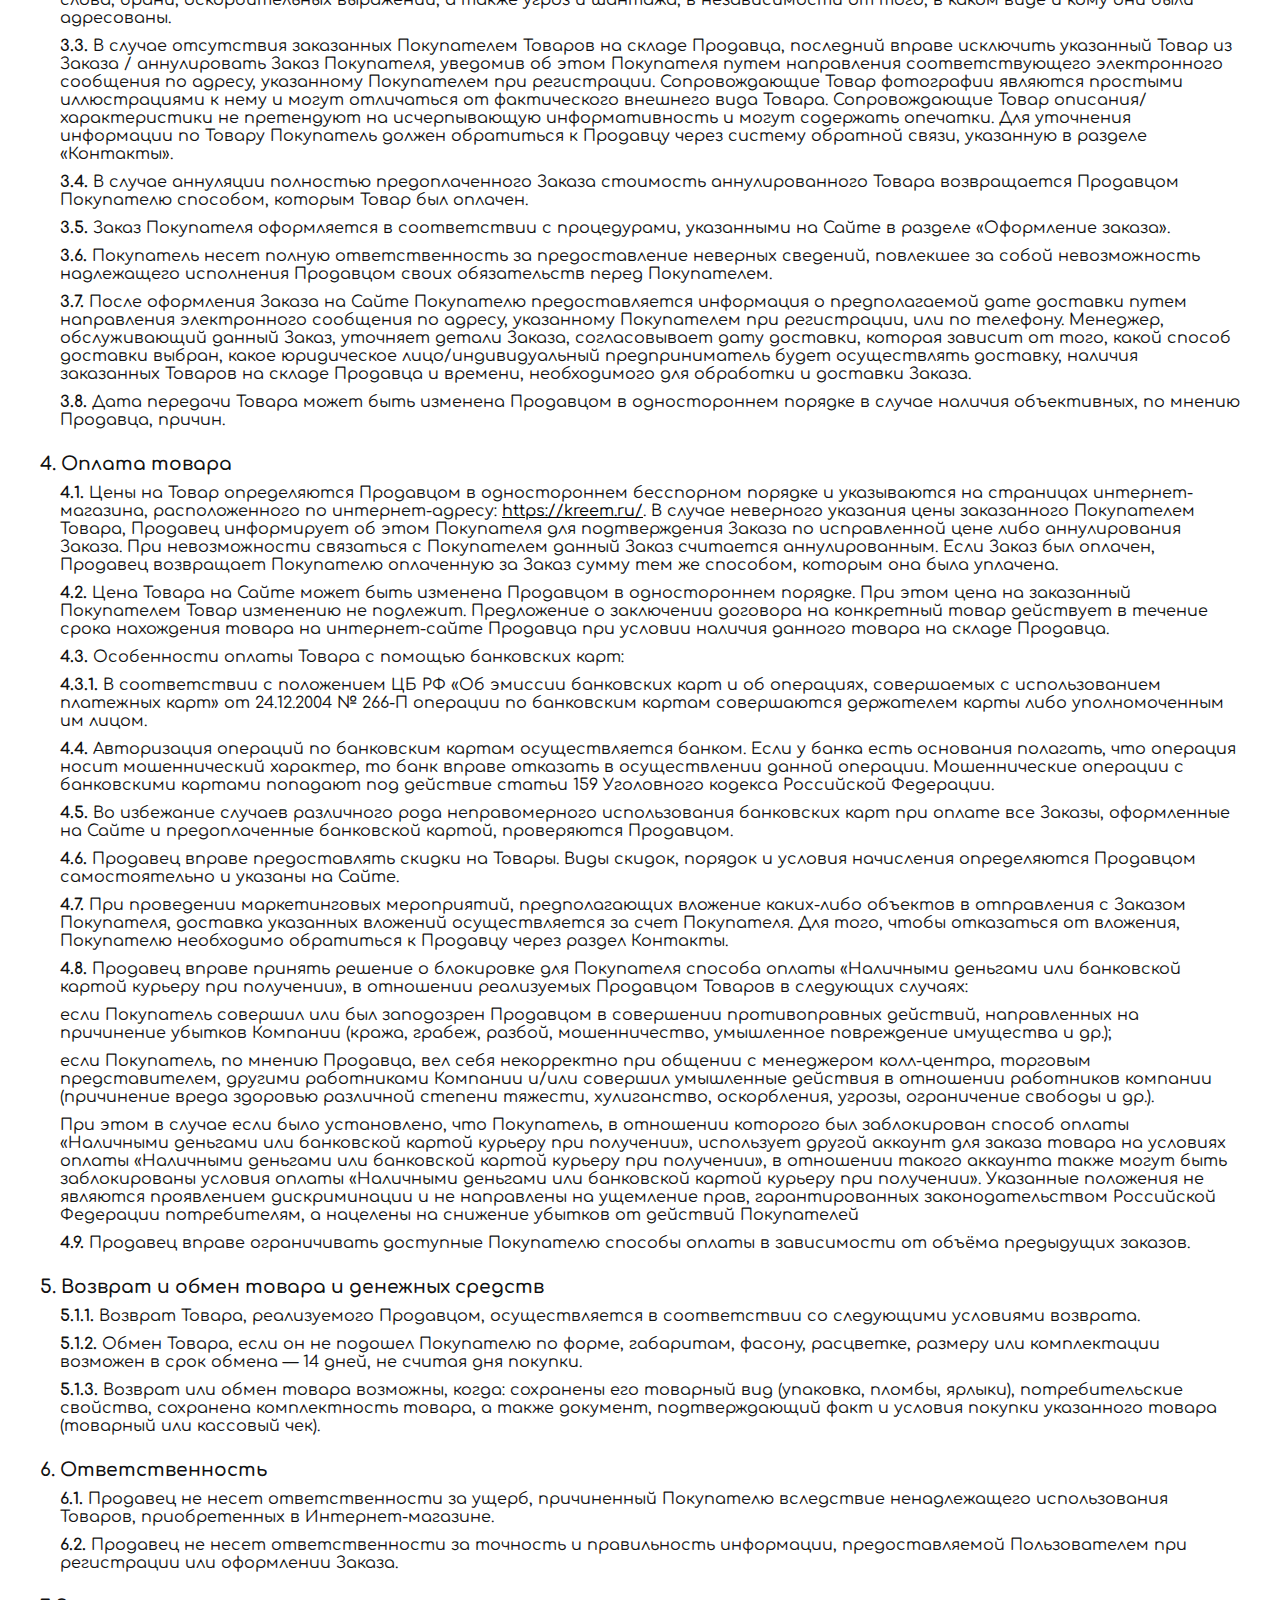
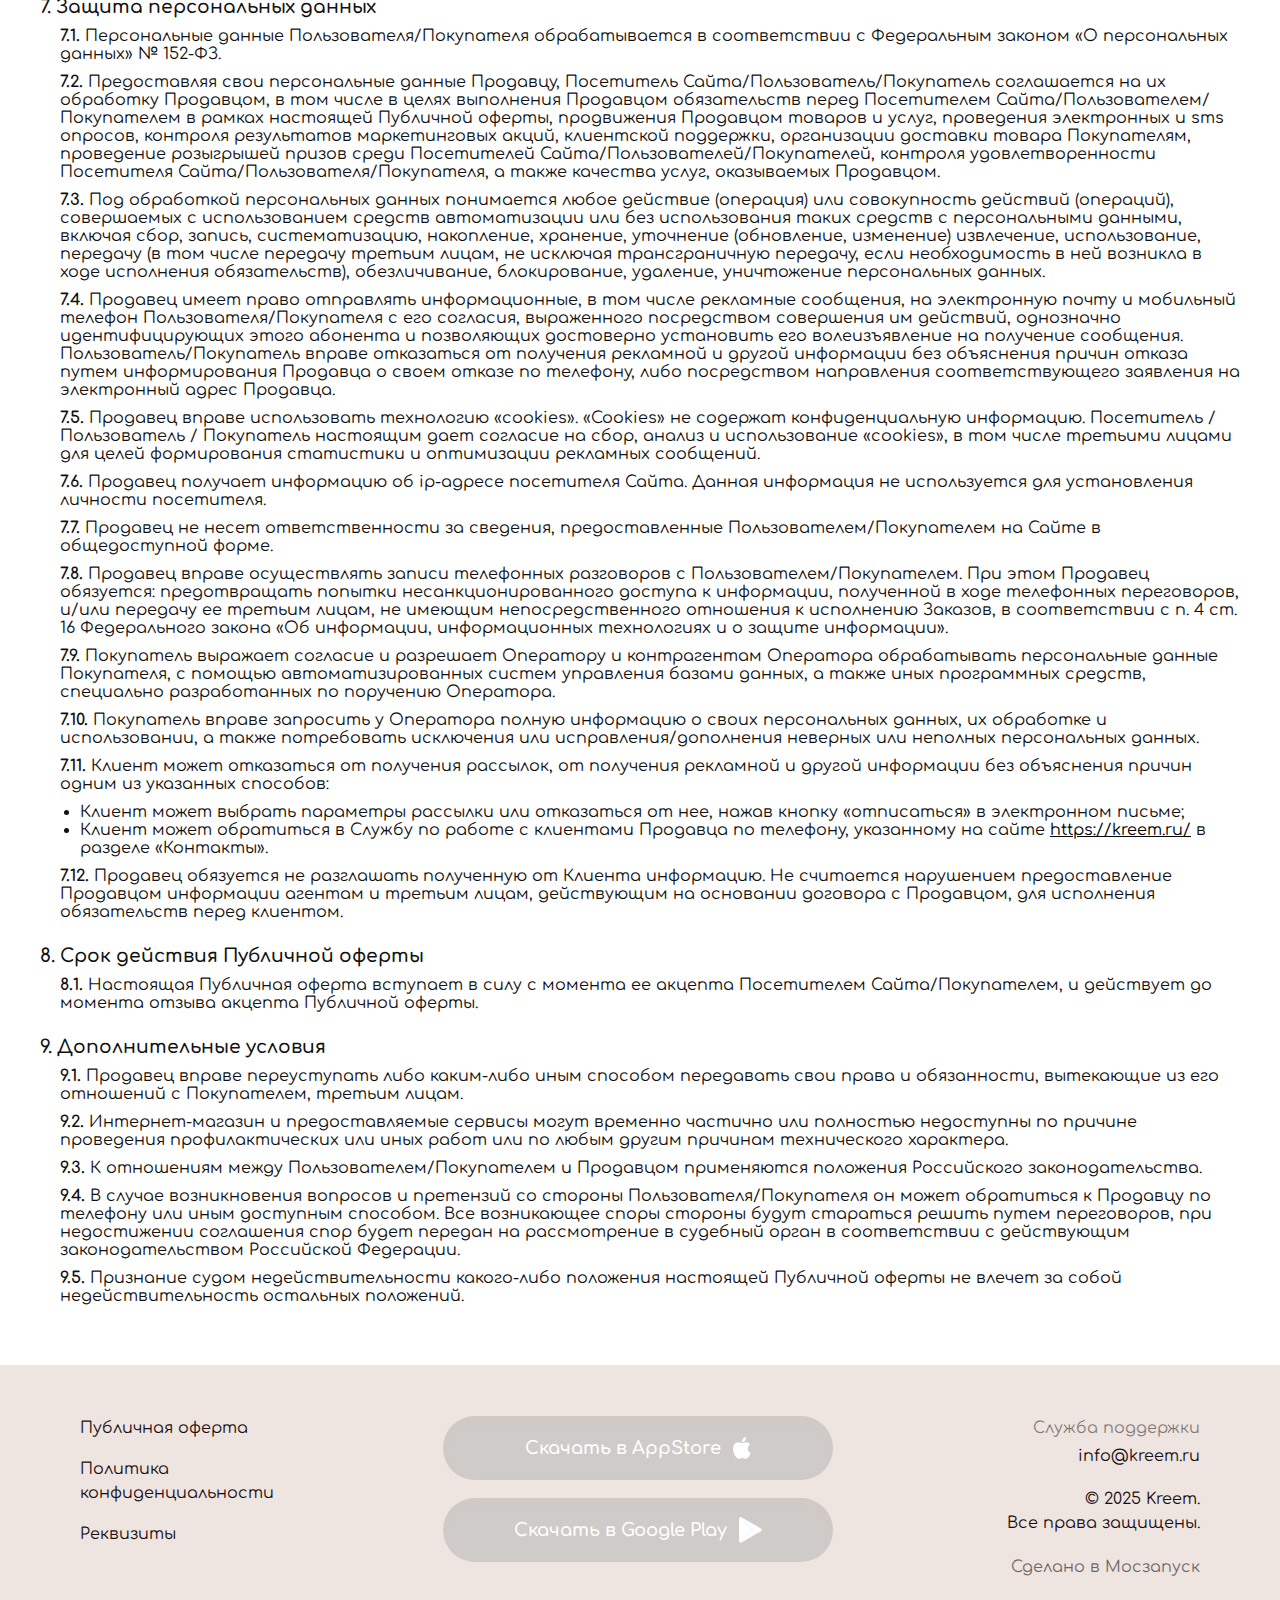
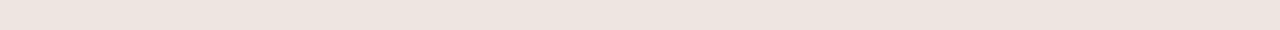
<file: public_offer.html>
<html lang="ru">
<head>
    <meta charset="UTF-8">
    <title>Публичная оферта | Kreem</title>


    
    <meta name="viewport" content="width=device-width, initial-scale=1.0">
    <link rel="stylesheet" href="css/style.css">
    <link rel="preconnect" href="https://fonts.googleapis.com">
    <link rel="preconnect" href="https://fonts.gstatic.com" crossorigin>
    <link href="https://fonts.googleapis.com/css2?family=Comfortaa:wght@300..700&family=Playfair+Display:ital,wght@0,400..900;1,400..900&display=swap" rel="stylesheet">

    <link rel="icon" href="favicon.svg" type="image/svg">
</head>

<body>

<header>
    <a href="/" class="logo">
        <svg xmlns="http://www.w3.org/2000/svg" width="216" height="40" viewBox="0 0 216 40" fill="none">
            <path d="M215.541 39.0727H210.72V8.74762C208.077 10.7693 198.124 31.4525 196.724 31.608C195.325 31.7636 194.703 31.608 194.081 31.1415L181.173 8.74762V39.0727H176.352V0.194397L181.795 0.505419L195.947 24.4544L209.787 0.505419C210.409 -0.116634 214.764 -0.272149 215.541 0.66093V38.9172V39.0727Z" fill="#685645"/>
            <path d="M61.428 0.194219C66.5599 0.660758 72.1584 2.21589 74.3356 7.50333C77.6013 15.4345 73.4025 22.7436 65.3158 24.7653L75.7352 38.1394L76.0462 39.3835L70.1367 38.7615L59.8729 25.0763H49.298V38.917H44.4771V0.0386963H61.428V0.194219ZM62.2056 4.70409C58.1622 4.23755 53.4968 5.01512 49.298 4.70409V20.722H63.2941C65.4713 20.722 68.7371 18.2337 69.6702 16.2121C72.1584 10.1471 68.2706 5.32615 62.2056 4.54858V4.70409Z" fill="#685645"/>
            <path d="M4.82091 0.194336V22.2772L25.9707 0.194336H31.7247L16.0178 17.3008L32.8133 39.0726H27.0593L12.4411 20.7221L4.82091 28.4977V39.0726H0V0.194336H4.82091Z" fill="#685645"/>
            <path d="M160.956 0.194336V4.70421H138.407L137.785 5.32626V17.4563H158.001V21.4996L132.964 21.9662V0.194336H160.956Z" fill="#685645"/>
            <path d="M171.531 23.3658L164.844 24.8821C153.803 25.3486 138.096 24.9209 138.096 24.9209C138.096 24.9209 131.409 26.4372 126.744 27.9923C122.078 29.5475 121.611 31.7635 114.458 29.5863C107.304 27.4091 110.668 27.1746 110.103 27.5646C108.704 27.5646 105.127 29.2753 102.95 29.4308C99.0619 29.7418 96.5737 28.8087 93.6189 26.476C90.6642 24.1433 92.9029 25.0302 92.5303 24.9209C92.1577 24.8116 89.4204 24.8821 87.7094 24.9209C83.9771 24.9209 80.4003 24.9209 76.668 24.9209L83.9774 24.1045L91.5972 23.0547C90.9752 19.6334 91.2862 15.9011 93.3079 12.9464C99.6839 3.7711 113.68 11.2357 102.172 20.411C90.6642 29.5863 92.8413 24.6576 94.0854 24.2988C97.3512 29.5863 104.038 27.8756 109.015 26.3205C108.393 24.6099 107.304 23.5213 107.149 21.6551C106.527 16.2121 113.523 9.3295 117.412 10.7692C121.302 12.2089 120.678 11.9745 121.301 13.2186C123.789 19.1281 116.635 24.1433 112.125 26.6315C117.879 31.4524 124.099 26.6315 129.698 24.9209C135.296 23.2102 135.134 23.3269 136.852 23.3269C150.759 23.3269 171.375 23.5213 171.375 23.5213L171.531 23.3658ZM104.038 11.2357C102.328 9.6806 99.3729 10.4582 97.3512 11.2357C93.3079 13.1019 91.7527 18.5448 92.8413 22.5882C96.8847 23.3657 108.393 15.2791 103.883 11.2357H104.038ZM115.702 11.8578C109.948 12.3243 106.06 21.4996 110.725 25.5429C114.302 23.9878 119.434 20.411 119.59 16.0566C119.745 11.7023 118.19 11.7023 115.702 11.8578Z" fill="#685645"/>
            <path d="M117.723 0.194336V4.70421H94.8629C94.8629 7.0369 94.8631 6.99804 92.9967 9.68064L90.042 14.035V0.194336H117.723Z" fill="#685645"/>
            <path d="M132.964 27.5644L137.785 27.0979L138.251 35.0291H160.956V39.0724H132.964V27.5644Z" fill="#685645"/>
            <path d="M118.034 35.0293V39.0727H90.042V26.3206C90.8196 26.1651 94.5519 29.2753 94.7074 29.7419C95.3294 30.8305 94.3964 34.2517 95.3294 34.8738C95.9515 34.8738 96.7291 35.0293 97.0401 35.0293H118.19H118.034Z" fill="#685645"/>
        </svg>
    </a>
    <ul>
        <li><a href="/#subscription">Что внутри приложения</a></li>
        <li><a href="/#support">Подписка</a></li>
        <li><a href="/#faq">Частые вопросы</a></li>
    </ul>
</header>


<div class="header_mobile">
    <div class="header_content">
        <a href="" class="logo">
            <svg xmlns="http://www.w3.org/2000/svg" width="153" height="28" viewBox="0 0 153 28" fill="none">
                <path d="M153 27.779H149.578V6.21919C147.701 7.65651 140.636 22.3614 139.643 22.472C138.649 22.5826 138.208 22.472 137.766 22.1403L128.604 6.21919V27.779H125.182V0.138208L129.045 0.359332L139.091 17.3861L148.915 0.359332C149.357 -0.0829216 152.448 -0.193487 153 0.469893V27.6685V27.779Z" fill="#685645"/>
                <path d="M43.6038 0.138036C47.2466 0.469726 51.2207 1.57536 52.7661 5.33451C55.0843 10.9732 52.1038 16.1697 46.3635 17.607L53.7596 27.1155L53.9804 28L49.7856 27.5577L42.4999 17.8282H34.9934V27.6683H31.5713V0.0274658H43.6038V0.138036ZM44.1557 3.34436C41.2856 3.01268 37.9739 3.56549 34.9934 3.34436V14.7324H44.9284C46.4739 14.7324 48.7921 12.9634 49.4544 11.5261C51.2207 7.21408 48.4609 3.78662 44.1557 3.2338V3.34436Z" fill="#685645"/>
                <path d="M3.42208 0.138184V15.8382L18.4351 0.138184H22.5195L11.3701 12.3001L23.2922 27.779H19.2078L8.83118 14.7325L3.42208 20.2607V27.779H0V0.138184H3.42208Z" fill="#685645"/>
                <path d="M114.253 0.138184V3.34451H98.2465L97.8049 3.78677V12.4107H112.156V15.2854L94.3828 15.617V0.138184H114.253Z" fill="#685645"/>
                <path d="M121.76 16.6121L117.013 17.6902C109.175 18.0218 98.0258 17.7177 98.0258 17.7177C98.0258 17.7177 93.2793 18.7958 89.9676 19.9014C86.6559 21.0071 86.3245 22.5825 81.2466 21.0346C76.1686 19.4868 78.5565 19.3201 78.1557 19.5973C77.1622 19.5973 74.6232 20.8135 73.0777 20.9241C70.318 21.1452 68.5518 20.4818 66.4544 18.8234C64.3569 17.1649 65.9461 17.7954 65.6816 17.7177C65.4171 17.6401 63.474 17.6902 62.2596 17.7177C59.6102 17.7177 57.0712 17.7177 54.4219 17.7177L59.6104 17.1373L65.0193 16.391C64.5777 13.9586 64.7985 11.3051 66.2336 9.20437C70.7596 2.68114 80.6946 7.98818 72.5258 14.5114C64.3569 21.0347 65.9024 17.5306 66.7855 17.2755C69.1037 21.0347 73.8505 19.8184 77.3829 18.7128C76.9414 17.4966 76.1687 16.7227 76.0583 15.3959C75.6167 11.5262 80.5833 6.63293 83.344 7.65649C86.1046 8.68004 85.6624 8.5134 86.1039 9.39791C87.8702 13.5993 82.792 17.1649 79.5907 18.9339C83.6751 22.3614 88.0907 18.9339 92.0648 17.7177C96.0388 16.5015 95.9233 16.5845 97.1429 16.5845C107.015 16.5845 121.649 16.7227 121.649 16.7227L121.76 16.6121ZM73.8505 7.98818C72.6362 6.88255 70.5388 7.43536 69.1037 7.98818C66.2336 9.31494 65.1297 13.1846 65.9024 16.0593C68.7725 16.6121 76.9414 10.8628 73.7401 7.98818H73.8505ZM82.1297 8.43043C78.0453 8.76212 75.2855 15.2854 78.5972 18.16C81.1362 17.0544 84.779 14.5114 84.8894 11.4156C84.9998 8.31987 83.8959 8.31987 82.1297 8.43043Z" fill="#685645"/>
                <path d="M83.5654 0.138184V3.34451H67.3381C67.3381 5.00296 67.3382 4.97533 66.0134 6.88254L63.916 9.97831V0.138184H83.5654Z" fill="#685645"/>
                <path d="M94.3828 19.5971L97.8049 19.2654L98.1361 24.9041H114.253V27.7788H94.3828V19.5971Z" fill="#685645"/>
                <path d="M83.7862 24.9044V27.7791H63.916V18.7129C64.468 18.6023 67.1173 20.8136 67.2277 21.1453C67.6693 21.9192 67.0069 24.3516 67.6693 24.7939C68.1108 24.7939 68.6628 24.9044 68.8836 24.9044H83.8965H83.7862Z" fill="#685645"/>
            </svg>
        </a>
        
        <div class="burger-container">
            <div class="burger" id="burgerBtn">
                <div class="burger-icon"><svg xmlns="http://www.w3.org/2000/svg" width="32" height="32" viewBox="0 0 32 32" fill="none">
  <path fill-rule="evenodd" clip-rule="evenodd" d="M10.667 6.66671C10.667 5.93033 11.2639 5.33337 12.0003 5.33337H28.0003C28.7367 5.33337 29.3337 5.93033 29.3337 6.66671C29.3337 7.40309 28.7367 8.00004 28.0003 8.00004H12.0003C11.2639 8.00004 10.667 7.40309 10.667 6.66671ZM2.66699 16C2.66699 15.2637 3.26395 14.6667 4.00033 14.6667H28.0003C28.7367 14.6667 29.3337 15.2637 29.3337 16C29.3337 16.7364 28.7367 17.3334 28.0003 17.3334H4.00033C3.26395 17.3334 2.66699 16.7364 2.66699 16ZM10.667 25.3334C10.667 24.597 11.2639 24 12.0003 24H28.0003C28.7367 24 29.3337 24.597 29.3337 25.3334C29.3337 26.0698 28.7367 26.6667 28.0003 26.6667H12.0003C11.2639 26.6667 10.667 26.0698 10.667 25.3334Z" fill="#685645"/>
</svg></div>
                <div class="close-icon"><svg xmlns="http://www.w3.org/2000/svg" width="32" height="32" viewBox="0 0 32 32" fill="none">
  <path d="M6 26L27 5M27 26L6 5" stroke="#685645" stroke-width="3" stroke-linecap="round" stroke-linejoin="round"/>
</svg></div>
            </div>
        </div>
    </div>
    
    <nav class="menu">
        <ul>
            <li><a href="/#subscription">Что внутри приложения</a></li>
            <li><a href="/#support">Подписка</a></li>
            <li><a href="/#faq">Частые вопросы</a></li>
        </ul>
    </nav>
</div>

<section class="document_text">
    <div class="wrapper">
        <h1>Договор-оферта интернет-магазина</h1>
        
        <h2>Основные понятия:</h2>
        <p><strong>Посетитель Сайта</strong> — лицо, пришедшее на сайт <a href="https://kreem.ru/" target="_blank">https://kreem.ru/</a> без цели размещения Заказа.</p>
        <p><strong>Пользователь</strong> — физическое лицо, посетитель Сайта, принимающий условия настоящего Соглашения и желающий разместить Заказы в Интернет-магазине ИП Дубянская Е.Г.</p>
        <p><strong>Покупатель</strong> — лицо, акцептовавшее публичную оферту на условиях настоящей оферты, размещающее заказы и приобретающее товары у ИП Дубянская Е.Г., которые представлены на сайте <a href="https://kreem.ru/" target="_blank">https://kreem.ru/</a>, для своих личных, бытовых и других нужд, не связанных с осуществлением предпринимательской деятельности.</p>
        <p><strong>Продавец</strong> — ИП Дубянская Е.Г. (ИНН 132300361620, ОГРНИП 320774500180364), адрес регистрации 111395, Россия, г. Москва, ул. Снайперская, д. 10, корп. 1, кв. 86</p>
        <p><strong>Сайт</strong> — <a href="https://kreem.ru/" target="_blank">https://kreem.ru/</a> - Интернет-магазин, принадлежащий Продавцу, расположенный на сервере в г. Москва, и имеющий адрес в сети Интернет <a href="https://kreem.ru/" target="_blank">https://kreem.ru/</a>. На нем представлены Товары, предлагаемые Продавцом своим Клиентам для оформления Заказов, а также условия оплаты и доставки этих Заказов Клиентам.</p>
        <p><strong>Товар</strong> — объект материального мира, не изъятый из гражданского оборота и представленный к продаже на Сайте.</p>
        <p><strong>Акцепт</strong> - Акцептом настоящей Публичной оферты считается оформление Покупателем заказа на Товар в соответствии с условиями Публичной оферты.</p>

        <h3>1. Общие положения</h3>
        <p><strong>1.1.</strong> Продавец осуществляет продажу Товаров через Интернет-магазин по адресу: <a href="https://kreem.ru/" target="_blank">https://kreem.ru/</a>.</p>
        <p><strong>1.2.</strong> Заказывая Товары через Интернет-магазин, Пользователь соглашается с условиями продажи Товаров, изложенными ниже (далее — Условия продажи товаров). В случае несогласия с настоящей Публичной офертой Пользователь обязан немедленно прекратить использование сервиса и покинуть сайт <a href="https://kreem.ru/" target="_blank">https://kreem.ru/</a>.</p>
        <p><strong>1.3.</strong> Настоящие Условия продажи товаров, а также информация о Товаре, представленная на Сайте, являются публичной офертой в соответствии со ст.435 и п.2 ст.437 Гражданского кодекса Российской Федерации. Отношения в области защиты прав потребителей регулируются Гражданским кодексом Российской Федерации, Законом «О защите прав потребителей», Постановлением Правительства РФ «Об утверждении Правил продажи товаров дистанционным способом» и принимаемыми в соответствии с ним иными федеральными законами и правовыми актами Российской Федерации.</p>
        <p><strong>1.4.</strong> Публичная оферта может быть изменена Продавцом в одностороннем порядке без уведомления Пользователя/Покупателя. Новая редакция Публичной оферты вступает в силу после ее публикации на Сайте и применяется к любому Заказу, сделанному после публикации, если иное не предусмотрено условиями настоящего Публичной оферты.</p>
        <p><strong>1.5.1.</strong> Публичная оферта признается акцептованной Посетителем Сайта / Покупателем с момента оформления Покупателем Заказа без авторизации на Сайте, а также с момента принятия от Покупателя Заказа через страницу Сайта «Оформление заказа», которая открывается в случае перехода на страницу «оформить заказ» из раздела Корзина.</p>
        <p><strong>1.5.2.</strong> Договор, заключаемый на основании акцептирования Покупателем настоящей оферты, является договором присоединения, к которому Покупатель присоединяется без каких-либо исключений и/или оговорок.</p>
        <p><strong>1.5.3.</strong> Факт оформления заказа Покупателем является безоговорочным фактом принятия Покупателем условий данного Договора. Покупатель, приобретший товар в Интернет-магазине Продавца (оформивший заказ товара), рассматривается как лицо, вступившее с Продавцом в отношения на условиях настоящего Договора.</p>
        <p><strong>1.6.</strong> Договор розничной купли-продажи считается заключенным с момента выдачи либо отправки электронно Продавцом Покупателю кассового чека либо иного документа, подтверждающего оплату товара.</p>
        <p><strong>1.7.</strong> Сообщая Продавцу свой e-mail (адрес электронной почты) и номер телефона, Посетитель Сайта, Покупатель дает согласие на использование указанных средств связи Продавцом, а также третьими лицами, привлекаемыми им для целей выполнения обязательств перед Посетителями Сайта, Покупателями, в целях осуществления рассылок рекламного и информационного характера, содержащих информацию о скидках, предстоящих и действующих акциях и других мероприятиях Продавца, о передаче заказа в доставку, а также иную информацию, непосредственно связанную с выполнением обязательств Покупателем в рамках настоящей Публичной оферты.</p>
        <p><strong>1.8.</strong> Осуществляя Заказ, Покупатель соглашается с тем, что Продавец может поручить исполнение Договора третьему лицу, при этом оставаясь ответственным за его исполнение.</p>
        <p><strong>1.9.</strong> Покупатель может оформить заказ в Интернет-магазине ИП Дубянская Е.Г. 24 часа в сутки, 7 дней в неделю, кроме периодов проведения регламентных работ или технических сбоев.</p>
        <p><strong>1.10.</strong> Вся текстовая информация и графические изображения товаров, размещаемых на Сайте, являются собственностью Продавца или его контрагентов. Просмотр информации или распечатка страниц Сайта разрешается только для личного использования.</p>

        <h3>2. Предмет</h3>
        <p><strong>2.1.</strong> Предметом настоящей Публичной оферты является предоставление возможности Пользователю приобретать для личных, семейных, домашних и иных нужд, не связанных с осуществлением предпринимательской деятельности, Товары, представленные в каталоге Интернет-магазина по адресу <a href="https://kreem.ru/" target="_blank">https://kreem.ru/</a>, путем покупки Товара.</p>
        <p><strong>2.2.</strong> Данная Публичная оферта распространяется на все виды Товаров и услуг, представленных на Сайте, пока такие предложения с описанием присутствуют в каталоге Интернет-магазина.</p>

        <h3>3. Товар и порядок совершения покупки</h3>
        <p><strong>3.1.</strong> Продавец не несет ответственности за точность и правильность информации, предоставляемой Пользователем при заказе товара.</p>
        <p><strong>3.2.</strong> Общение Пользователя/Покупателя с менеджерами, операторами колл центра и иными представителями Продавца должно строиться на принципах общепринятой морали и коммуникационного этикета. Строго запрещено использование нецензурных слова, брани, оскорбительных выражений, а также угроз и шантажа, в независимости от того, в каком виде и кому они были адресованы.</p>
        <p><strong>3.3.</strong> В случае отсутствия заказанных Покупателем Товаров на складе Продавца, последний вправе исключить указанный Товар из Заказа / аннулировать Заказ Покупателя, уведомив об этом Покупателя путем направления соответствующего электронного сообщения по адресу, указанному Покупателем при регистрации. Сопровождающие Товар фотографии являются простыми иллюстрациями к нему и могут отличаться от фактического внешнего вида Товара. Сопровождающие Товар описания/характеристики не претендуют на исчерпывающую информативность и могут содержать опечатки. Для уточнения информации по Товару Покупатель должен обратиться к Продавцу через систему обратной связи, указанную в разделе «Контакты».</p>
        <p><strong>3.4.</strong> В случае аннуляции полностью предоплаченного Заказа стоимость аннулированного Товара возвращается Продавцом Покупателю способом, которым Товар был оплачен.</p>
        <p><strong>3.5.</strong> Заказ Покупателя оформляется в соответствии с процедурами, указанными на Сайте в разделе «Оформление заказа».</p>
        <p><strong>3.6.</strong> Покупатель несет полную ответственность за предоставление неверных сведений, повлекшее за собой невозможность надлежащего исполнения Продавцом своих обязательств перед Покупателем.</p>
        <p><strong>3.7.</strong> После оформления Заказа на Сайте Покупателю предоставляется информация о предполагаемой дате доставки путем направления электронного сообщения по адресу, указанному Покупателем при регистрации, или по телефону. Менеджер, обслуживающий данный Заказ, уточняет детали Заказа, согласовывает дату доставки, которая зависит от того, какой способ доставки выбран, какое юридическое лицо/индивидуальный предприниматель будет осуществлять доставку, наличия заказанных Товаров на складе Продавца и времени, необходимого для обработки и доставки Заказа.</p>
        <p><strong>3.8.</strong> Дата передачи Товара может быть изменена Продавцом в одностороннем порядке в случае наличия объективных, по мнению Продавца, причин.</p>

        <h3>4. Оплата товара</h3>
        <p><strong>4.1.</strong> Цены на Товар определяются Продавцом в одностороннем бесспорном порядке и указываются на страницах интернет-магазина, расположенного по интернет-адресу: <a href="https://kreem.ru/" target="_blank">https://kreem.ru/</a>. В случае неверного указания цены заказанного Покупателем Товара, Продавец информирует об этом Покупателя для подтверждения Заказа по исправленной цене либо аннулирования Заказа. При невозможности связаться с Покупателем данный Заказ считается аннулированным. Если Заказ был оплачен, Продавец возвращает Покупателю оплаченную за Заказ сумму тем же способом, которым она была уплачена.</p>
        <p><strong>4.2.</strong> Цена Товара на Сайте может быть изменена Продавцом в одностороннем порядке. При этом цена на заказанный Покупателем Товар изменению не подлежит. Предложение о заключении договора на конкретный товар действует в течение срока нахождения товара на интернет-сайте Продавца при условии наличия данного товара на складе Продавца.</p>
        <p><strong>4.3.</strong> Особенности оплаты Товара с помощью банковских карт:</p>
        <p><strong>4.3.1.</strong> В соответствии с положением ЦБ РФ «Об эмиссии банковских карт и об операциях, совершаемых с использованием платежных карт» от 24.12.2004 № 266-П операции по банковским картам совершаются держателем карты либо уполномоченным им лицом.</p>
        <p><strong>4.4.</strong> Авторизация операций по банковским картам осуществляется банком. Если у банка есть основания полагать, что операция носит мошеннический характер, то банк вправе отказать в осуществлении данной операции. Мошеннические операции с банковскими картами попадают под действие статьи 159 Уголовного кодекса Российской Федерации.</p>
        <p><strong>4.5.</strong> Во избежание случаев различного рода неправомерного использования банковских карт при оплате все Заказы, оформленные на Сайте и предоплаченные банковской картой, проверяются Продавцом.</p>
        <p><strong>4.6.</strong> Продавец вправе предоставлять скидки на Товары. Виды скидок, порядок и условия начисления определяются Продавцом самостоятельно и указаны на Сайте.</p>
        <p><strong>4.7.</strong> При проведении маркетинговых мероприятий, предполагающих вложение каких-либо объектов в отправления с Заказом Покупателя, доставка указанных вложений осуществляется за счет Покупателя. Для того, чтобы отказаться от вложения, Покупателю необходимо обратиться к Продавцу через раздел Контакты.</p>
        <p><strong>4.8.</strong> Продавец вправе принять решение о блокировке для Покупателя способа оплаты «Наличными деньгами или банковской картой курьеру при получении», в отношении реализуемых Продавцом Товаров в следующих случаях:</p>
        <p>если Покупатель совершил или был заподозрен Продавцом в совершении противоправных действий, направленных на причинение убытков Компании (кража, грабеж, разбой, мошенничество, умышленное повреждение имущества и др.);</p>
        <p>если Покупатель, по мнению Продавца, вел себя некорректно при общении с менеджером колл-центра, торговым представителем, другими работниками Компании и/или совершил умышленные действия в отношении работников компании (причинение вреда здоровью различной степени тяжести, хулиганство, оскорбления, угрозы, ограничение свободы и др.).</p>
        <p>При этом в случае если было установлено, что Покупатель, в отношении которого был заблокирован способ оплаты «Наличными деньгами или банковской картой курьеру при получении», использует другой аккаунт для заказа товара на условиях оплаты «Наличными деньгами или банковской картой курьеру при получении», в отношении такого аккаунта также могут быть заблокированы условия оплаты «Наличными деньгами или банковской картой курьеру при получении». Указанные положения не являются проявлением дискриминации и не направлены на ущемление прав, гарантированных законодательством Российской Федерации потребителям, а нацелены на снижение убытков от действий Покупателей</p>
        <p><strong>4.9.</strong> Продавец вправе ограничивать доступные Покупателю способы оплаты в зависимости от объёма предыдущих заказов.</p>

        <h3>5. Возврат и обмен товара и денежных средств</h3>
        <p><strong>5.1.1.</strong> Возврат Товара, реализуемого Продавцом, осуществляется в соответствии со следующими условиями возврата.</p>
        <p><strong>5.1.2.</strong> Обмен Товара, если он не подошел Покупателю по форме, габаритам, фасону, расцветке, размеру или комплектации возможен в срок обмена — 14 дней, не считая дня покупки.</p>
        <p><strong>5.1.3.</strong> Возврат или обмен товара возможны, когда: сохранены его товарный вид (упаковка, пломбы, ярлыки), потребительские свойства, сохранена комплектность товара, а также документ, подтверждающий факт и условия покупки указанного товара (товарный или кассовый чек).</p>

        <h3>6. Ответственность</h3>
        <p><strong>6.1.</strong> Продавец не несет ответственности за ущерб, причиненный Покупателю вследствие ненадлежащего использования Товаров, приобретенных в Интернет-магазине.</p>
        <p><strong>6.2.</strong> Продавец не несет ответственности за точность и правильность информации, предоставляемой Пользователем при регистрации или оформлении Заказа.</p>

        <h3>7. Защита персональных данных</h3>
        <p><strong>7.1.</strong> Персональные данные Пользователя/Покупателя обрабатывается в соответствии с Федеральным законом «О персональных данных» № 152-ФЗ.</p>
        <p><strong>7.2.</strong> Предоставляя свои персональные данные Продавцу, Посетитель Сайта/Пользователь/Покупатель соглашается на их обработку Продавцом, в том числе в целях выполнения Продавцом обязательств перед Посетителем Сайта/Пользователем/Покупателем в рамках настоящей Публичной оферты, продвижения Продавцом товаров и услуг, проведения электронных и sms опросов, контроля результатов маркетинговых акций, клиентской поддержки, организации доставки товара Покупателям, проведение розыгрышей призов среди Посетителей Сайта/Пользователей/Покупателей, контроля удовлетворенности Посетителя Сайта/Пользователя/Покупателя, а также качества услуг, оказываемых Продавцом.</p>
        <p><strong>7.3.</strong> Под обработкой персональных данных понимается любое действие (операция) или совокупность действий (операций), совершаемых с использованием средств автоматизации или без использования таких средств с персональными данными, включая сбор, запись, систематизацию, накопление, хранение, уточнение (обновление, изменение) извлечение, использование, передачу (в том числе передачу третьим лицам, не исключая трансграничную передачу, если необходимость в ней возникла в ходе исполнения обязательств), обезличивание, блокирование, удаление, уничтожение персональных данных.</p>
        <p><strong>7.4.</strong> Продавец имеет право отправлять информационные, в том числе рекламные сообщения, на электронную почту и мобильный телефон Пользователя/Покупателя с его согласия, выраженного посредством совершения им действий, однозначно идентифицирующих этого абонента и позволяющих достоверно установить его волеизъявление на получение сообщения. Пользователь/Покупатель вправе отказаться от получения рекламной и другой информации без объяснения причин отказа путем информирования Продавца о своем отказе по телефону, либо посредством направления соответствующего заявления на электронный адрес Продавца.</p>
        <p><strong>7.5.</strong> Продавец вправе использовать технологию «cookies». «Cookies» не содержат конфиденциальную информацию. Посетитель / Пользователь / Покупатель настоящим дает согласие на сбор, анализ и использование «cookies», в том числе третьими лицами для целей формирования статистики и оптимизации рекламных сообщений.</p>
        <p><strong>7.6.</strong> Продавец получает информацию об ip-адресе посетителя Сайта. Данная информация не используется для установления личности посетителя.</p>
        <p><strong>7.7.</strong> Продавец не несет ответственности за сведения, предоставленные Пользователем/Покупателем на Сайте в общедоступной форме.</p>
        <p><strong>7.8.</strong> Продавец вправе осуществлять записи телефонных разговоров с Пользователем/Покупателем. При этом Продавец обязуется: предотвращать попытки несанкционированного доступа к информации, полученной в ходе телефонных переговоров, и/или передачу ее третьим лицам, не имеющим непосредственного отношения к исполнению Заказов, в соответствии с п. 4 ст. 16 Федерального закона «Об информации, информационных технологиях и о защите информации».</p>
        <p><strong>7.9.</strong> Покупатель выражает согласие и разрешает Оператору и контрагентам Оператора обрабатывать персональные данные Покупателя, с помощью автоматизированных систем управления базами данных, а также иных программных средств, специально разработанных по поручению Оператора.</p>
        <p><strong>7.10.</strong> Покупатель вправе запросить у Оператора полную информацию о своих персональных данных, их обработке и использовании, а также потребовать исключения или исправления/дополнения неверных или неполных персональных данных.</p>
        <p><strong>7.11.</strong> Клиент может отказаться от получения рассылок, от получения рекламной и другой информации без объяснения причин одним из указанных способов:</p>
        <ul>
            <li>Клиент может выбрать параметры рассылки или отказаться от нее, нажав кнопку «отписаться» в электронном письме;</li>
            <li>Клиент может обратиться в Службу по работе с клиентами Продавца по телефону, указанному на сайте <a href="https://kreem.ru/" target="_blank">https://kreem.ru/</a> в разделе «Контакты».</li>
        </ul>
        <p><strong>7.12.</strong> Продавец обязуется не разглашать полученную от Клиента информацию. Не считается нарушением предоставление Продавцом информации агентам и третьим лицам, действующим на основании договора с Продавцом, для исполнения обязательств перед клиентом.</p>

        <h3>8. Срок действия Публичной оферты</h3>
        <p><strong>8.1.</strong> Настоящая Публичная оферта вступает в силу с момента ее акцепта Посетителем Сайта/Покупателем, и действует до момента отзыва акцепта Публичной оферты.</p>

        <h3>9. Дополнительные условия</h3>
        <p><strong>9.1.</strong> Продавец вправе переуступать либо каким-либо иным способом передавать свои права и обязанности, вытекающие из его отношений с Покупателем, третьим лицам.</p>
        <p><strong>9.2.</strong> Интернет-магазин и предоставляемые сервисы могут временно частично или полностью недоступны по причине проведения профилактических или иных работ или по любым другим причинам технического характера.</p>
        <p><strong>9.3.</strong> К отношениям между Пользователем/Покупателем и Продавцом применяются положения Российского законодательства.</p>
        <p><strong>9.4.</strong> В случае возникновения вопросов и претензий со стороны Пользователя/Покупателя он может обратиться к Продавцу по телефону или иным доступным способом. Все возникающее споры стороны будут стараться решить путем переговоров, при недостижении соглашения спор будет передан на рассмотрение в судебный орган в соответствии с действующим законодательством Российской Федерации.</p>
        <p><strong>9.5.</strong> Признание судом недействительности какого-либо положения настоящей Публичной оферты не влечет за собой недействительность остальных положений.</p>
    </div>
</section>

<!-- Footer -->
<footer class="footer">
    <div class="wrapper">
        <div class="footer_content">
            <!-- Left column -->
            <div class="footer_left">
                <p><a href="public_offer.html">Публичная оферта</a></p>
                <p><a href="privacy.html">Политика конфиденциальности</a></p>
                <p><a href="requisites.html">Реквизиты</a></p>
            </div>

            <!-- Center column - Download buttons -->
            <div class="footer_center">
                <button class="footer_download_btn" disabled>
                    <span>Скачать в AppStore</span>
                    <svg xmlns="http://www.w3.org/2000/svg" width="18" height="22" viewBox="0 0 18 22" fill="none">
                        <path d="M14.7973 11.5806C14.8081 10.7459 15.0298 9.92756 15.4418 9.20161C15.8538 8.47566 16.4428 7.86572 17.1539 7.42854C16.7021 6.78338 16.1062 6.25244 15.4134 5.87789C14.7205 5.50334 13.9499 5.29549 13.1627 5.27086C11.4835 5.0946 9.85552 6.27569 8.99981 6.27569C8.12754 6.27569 6.81004 5.28836 5.39131 5.31755C4.47364 5.3472 3.57929 5.61405 2.79541 6.09211C2.01154 6.57017 1.36486 7.24313 0.918393 8.04542C-1.01561 11.3938 0.426982 16.3149 2.27959 19.0215C3.20649 20.3469 4.28977 21.8273 5.70722 21.7748C7.09428 21.7173 7.61232 20.8903 9.28662 20.8903C10.9454 20.8903 11.4314 21.7748 12.8776 21.7414C14.366 21.7173 15.3038 20.4102 16.1981 19.0723C16.8641 18.1279 17.3766 17.0842 17.7166 15.9798C16.8518 15.614 16.1139 15.0019 15.5948 14.2196C15.0757 13.4373 14.7983 12.5195 14.7973 11.5806Z" fill="white"/>
                        <path d="M12.0659 3.49062C12.8774 2.51641 13.2772 1.26423 13.1804 0C11.9406 0.13022 10.7953 0.722779 9.97283 1.65961C9.57069 2.11728 9.26269 2.64971 9.06645 3.22648C8.8702 3.80325 8.78956 4.41304 8.82912 5.021C9.44926 5.02739 10.0628 4.89297 10.6234 4.62788C11.1841 4.3628 11.6773 3.97395 12.0659 3.49062Z" fill="white"/>
                    </svg>
                </button>
                <button class="footer_download_btn" disabled>
                    <span>Скачать в Google Play</span>
                    <svg xmlns="http://www.w3.org/2000/svg" width="23" height="26" viewBox="0 0 23 26" fill="none">
                        <path fill-rule="evenodd" clip-rule="evenodd" d="M0.570209 0.067332C0.282119 0.379053 0.115723 0.855362 0.115723 1.4788V23.591C0.115723 24.2145 0.282119 24.6908 0.580143 24.99L0.657133 25.0574L12.9953 12.6683V12.3915L0.647199 0L0.570209 0.067332Z" fill="url(#paint0_linear_1009_116)"/>
                        <path opacity="0.2" fill-rule="evenodd" clip-rule="evenodd" d="M17.1006 16.666L2.64887 24.9104C1.84172 25.3767 1.12149 25.3443 0.657068 24.9203L0.580078 24.9977L0.657068 25.065C1.12149 25.4864 1.84172 25.5213 2.64887 25.055L17.2 16.7558L17.1006 16.666Z" fill="black"/>
                        <path fill-rule="evenodd" clip-rule="evenodd" d="M0.454487 0.425242C0.166397 0.736963 0 1.21327 0 1.83671V23.9489C0 24.5724 0.166396 25.0487 0.464421 25.3479L0.54141 25.4153L12.8796 13.0262V12.7494L0.531476 0.35791L0.454487 0.425242Z" fill="white"/>
                        <path fill-rule="evenodd" clip-rule="evenodd" d="M16.9849 17.1684L12.8696 13.0362V12.7469L16.9849 8.61475L17.0743 8.66961L21.942 11.4477C23.3353 12.2357 23.3353 13.5374 21.942 14.3354L17.0743 17.1135L16.9849 17.1684Z" fill="white"/>
                        <path fill-rule="evenodd" clip-rule="evenodd" d="M17.0744 8.66955L2.52338 0.370296C1.67152 -0.118482 0.906593 -0.0511503 0.45459 0.437628L12.8698 12.8915L17.0744 8.66955Z" fill="white"/>
                        <path opacity="0.2" fill-rule="evenodd" clip-rule="evenodd" d="M16.9849 17.0239L2.53315 25.2683C1.726 25.7346 1.00577 25.7022 0.541346 25.2783L0.464355 25.3556L0.541346 25.4229C1.00577 25.8443 1.726 25.8793 2.53315 25.4129L17.0843 17.1137L16.9849 17.0239Z" fill="black"/>
                        <path fill-rule="evenodd" clip-rule="evenodd" d="M17.0744 17.1135L12.8698 12.8916L0.45459 25.3579C0.909077 25.8467 1.67152 25.9016 2.52338 25.4253L17.0744 17.1135Z" fill="white"/>
                        <defs>
                                <linearGradient id="paint0_linear_1009_116" x1="11.8886" y1="1.24024" x2="-7.88578" y2="6.48754" gradientUnits="userSpaceOnUse">
                                    <stop stop-color="#00A0FF"/>
                                    <stop offset="0.00657" stop-color="#00A1FF"/>
                                    <stop offset="0.2601" stop-color="#00BEFF"/>
                                    <stop offset="0.5122" stop-color="#00D2FF"/>
                                    <stop offset="0.7604" stop-color="#00DFFF"/>
                                    <stop offset="1" stop-color="#00E3FF"/>
                                </linearGradient>
                        </defs>
                    </svg>
                </button>
            </div>

            <!-- Right column -->
            <div class="footer_right">
                <div class="footer_support">
                    <p class="footer_support_label">Служба поддержки</p>
                    <p class="footer_support_email"><a href="mailto:info@kreem.ru">info@kreem.ru</a></p>

                    <div class="footer_copyright">
                        <p>© 2025 Kreem.</p>
                        <p>Все права защищены.</p>
                    </div>
                </div>
                <p class="footer_made">Сделано в <a href="https://moszapusk.ru/" target="_blank">Мосзапуск</a></p>
            </div>
        </div>
    </div>
</footer>

<script>
function toggleMenu() {
    const menu = document.querySelector('.menu');
    const burgerIcon = document.querySelector('.burger-icon');
    const closeIcon = document.querySelector('.close-icon');
    
    if (!menu) {
        console.error('Menu not found!');
        return;
    }
    
    menu.classList.toggle('active');
    
    if (burgerIcon && closeIcon) {
        if (menu.classList.contains('active')) {
            burgerIcon.style.opacity = '0';
            burgerIcon.style.transform = 'rotate(90deg)';
            closeIcon.style.opacity = '1';
            closeIcon.style.transform = 'rotate(0)';
        } else {
            burgerIcon.style.opacity = '1';
            burgerIcon.style.transform = 'rotate(0)';
            closeIcon.style.opacity = '0';
            closeIcon.style.transform = 'rotate(-90deg)';
        }
    }
}

document.addEventListener('DOMContentLoaded', function() {
   
    const burgerBtn = document.getElementById('burgerBtn');
    if (burgerBtn) {
        burgerBtn.addEventListener('click', function(e) {
            e.preventDefault();
            e.stopPropagation();
            toggleMenu();
        });
    }
    
    const menuLinks = document.querySelectorAll('.menu a');
    menuLinks.forEach(link => {
        link.addEventListener('click', () => {
            const menu = document.querySelector('.menu');
            const burgerIcon = document.querySelector('.burger-icon');
            const closeIcon = document.querySelector('.close-icon');
            
            if (menu) {
                menu.classList.remove('active');
            }
            
            if (burgerIcon && closeIcon) {
                burgerIcon.style.opacity = '1';
                burgerIcon.style.transform = 'rotate(0)';
                closeIcon.style.opacity = '0';
                closeIcon.style.transform = 'rotate(-90deg)';
            }
        });
    });

    // Закрытие при клике вне меню
    document.addEventListener('click', (e) => {
        const menu = document.querySelector('.menu');
        const burger = document.querySelector('.burger');
        
        if (menu && burger && menu.classList.contains('active')) {
            if (!menu.contains(e.target) && !burger.contains(e.target)) {
                toggleMenu();
            }
        }
    });
});
</script>

</body>

</html>
</file>
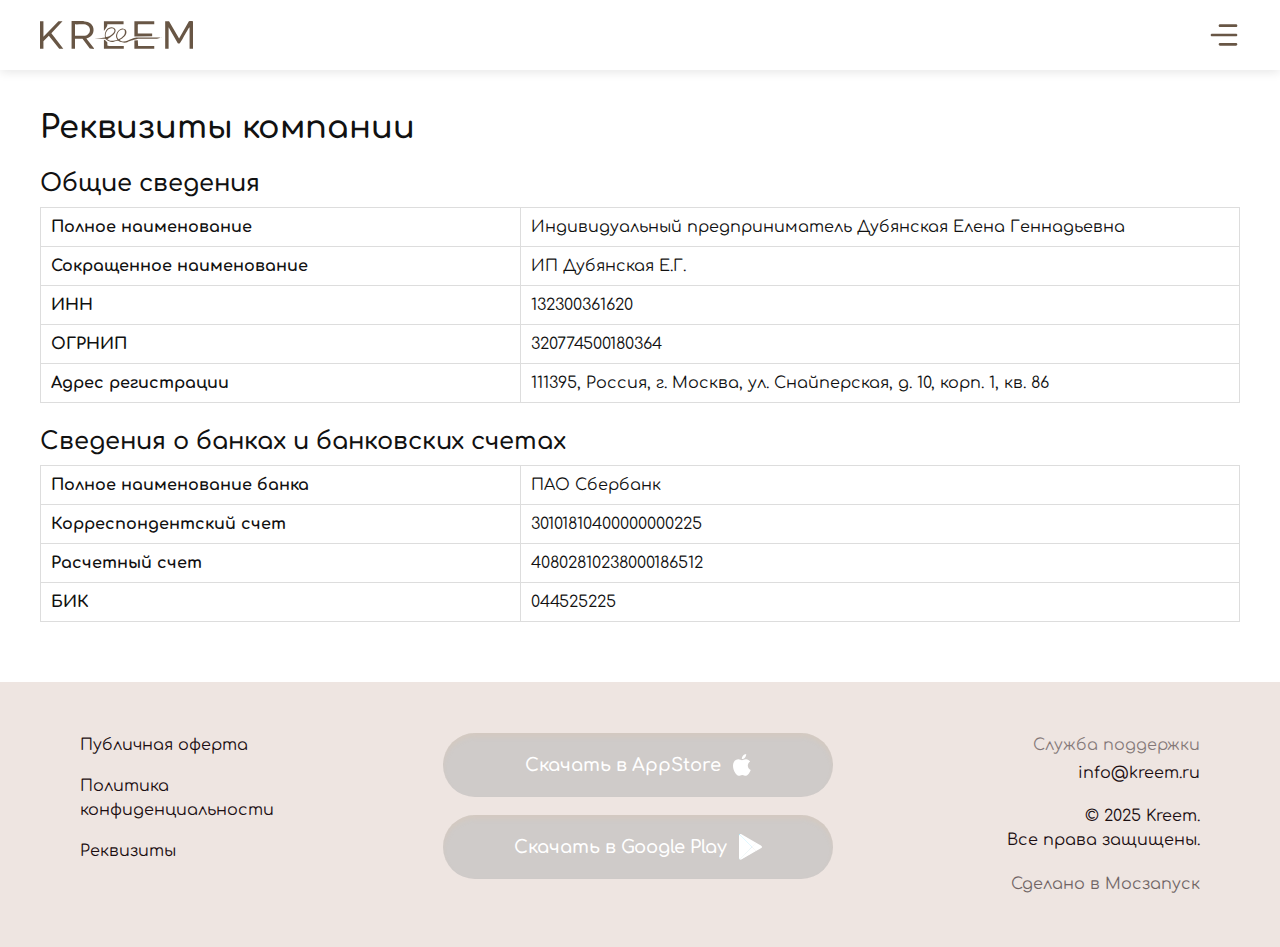
<file: requisites.html>
<html lang="ru">
<head>
    <meta charset="UTF-8">
    <title>Реквизиты | Kreem</title>
<meta name="viewport" content="width=device-width, initial-scale=1.0">
    <link rel="stylesheet" href="css/style.css">
<link rel="preconnect" href="https://fonts.googleapis.com">
<link rel="preconnect" href="https://fonts.gstatic.com" crossorigin>
<link href="https://fonts.googleapis.com/css2?family=Comfortaa:wght@300..700&family=Playfair+Display:ital,wght@0,400..900;1,400..900&display=swap" rel="stylesheet">

<link rel="icon" href="favicon.svg" type="image/svg">
</head>

<body>

<header>
    <a href="/" class="logo">
        <svg xmlns="http://www.w3.org/2000/svg" width="216" height="40" viewBox="0 0 216 40" fill="none">
            <path d="M215.541 39.0727H210.72V8.74762C208.077 10.7693 198.124 31.4525 196.724 31.608C195.325 31.7636 194.703 31.608 194.081 31.1415L181.173 8.74762V39.0727H176.352V0.194397L181.795 0.505419L195.947 24.4544L209.787 0.505419C210.409 -0.116634 214.764 -0.272149 215.541 0.66093V38.9172V39.0727Z" fill="#685645"/>
            <path d="M61.428 0.194219C66.5599 0.660758 72.1584 2.21589 74.3356 7.50333C77.6013 15.4345 73.4025 22.7436 65.3158 24.7653L75.7352 38.1394L76.0462 39.3835L70.1367 38.7615L59.8729 25.0763H49.298V38.917H44.4771V0.0386963H61.428V0.194219ZM62.2056 4.70409C58.1622 4.23755 53.4968 5.01512 49.298 4.70409V20.722H63.2941C65.4713 20.722 68.7371 18.2337 69.6702 16.2121C72.1584 10.1471 68.2706 5.32615 62.2056 4.54858V4.70409Z" fill="#685645"/>
            <path d="M4.82091 0.194336V22.2772L25.9707 0.194336H31.7247L16.0178 17.3008L32.8133 39.0726H27.0593L12.4411 20.7221L4.82091 28.4977V39.0726H0V0.194336H4.82091Z" fill="#685645"/>
            <path d="M160.956 0.194336V4.70421H138.407L137.785 5.32626V17.4563H158.001V21.4996L132.964 21.9662V0.194336H160.956Z" fill="#685645"/>
            <path d="M171.531 23.3658L164.844 24.8821C153.803 25.3486 138.096 24.9209 138.096 24.9209C138.096 24.9209 131.409 26.4372 126.744 27.9923C122.078 29.5475 121.611 31.7635 114.458 29.5863C107.304 27.4091 110.668 27.1746 110.103 27.5646C108.704 27.5646 105.127 29.2753 102.95 29.4308C99.0619 29.7418 96.5737 28.8087 93.6189 26.476C90.6642 24.1433 92.9029 25.0302 92.5303 24.9209C92.1577 24.8116 89.4204 24.8821 87.7094 24.9209C83.9771 24.9209 80.4003 24.9209 76.668 24.9209L83.9774 24.1045L91.5972 23.0547C90.9752 19.6334 91.2862 15.9011 93.3079 12.9464C99.6839 3.7711 113.68 11.2357 102.172 20.411C90.6642 29.5863 92.8413 24.6576 94.0854 24.2988C97.3512 29.5863 104.038 27.8756 109.015 26.3205C108.393 24.6099 107.304 23.5213 107.149 21.6551C106.527 16.2121 113.523 9.3295 117.412 10.7692C121.302 12.2089 120.678 11.9745 121.301 13.2186C123.789 19.1281 116.635 24.1433 112.125 26.6315C117.879 31.4524 124.099 26.6315 129.698 24.9209C135.296 23.2102 135.134 23.3269 136.852 23.3269C150.759 23.3269 171.375 23.5213 171.375 23.5213L171.531 23.3658ZM104.038 11.2357C102.328 9.6806 99.3729 10.4582 97.3512 11.2357C93.3079 13.1019 91.7527 18.5448 92.8413 22.5882C96.8847 23.3657 108.393 15.2791 103.883 11.2357H104.038ZM115.702 11.8578C109.948 12.3243 106.06 21.4996 110.725 25.5429C114.302 23.9878 119.434 20.411 119.59 16.0566C119.745 11.7023 118.19 11.7023 115.702 11.8578Z" fill="#685645"/>
            <path d="M117.723 0.194336V4.70421H94.8629C94.8629 7.0369 94.8631 6.99804 92.9967 9.68064L90.042 14.035V0.194336H117.723Z" fill="#685645"/>
            <path d="M132.964 27.5644L137.785 27.0979L138.251 35.0291H160.956V39.0724H132.964V27.5644Z" fill="#685645"/>
            <path d="M118.034 35.0293V39.0727H90.042V26.3206C90.8196 26.1651 94.5519 29.2753 94.7074 29.7419C95.3294 30.8305 94.3964 34.2517 95.3294 34.8738C95.9515 34.8738 96.7291 35.0293 97.0401 35.0293H118.19H118.034Z" fill="#685645"/>
        </svg>
    </a>
    <ul>
        <li><a href="/#subscription">Что внутри приложения</a></li>
        <li><a href="/#support">Подписка</a></li>
        <li><a href="/#faq">Частые вопросы</a></li>
    </ul>
</header>


<div class="header_mobile">
    <div class="header_content">
        <a href="" class="logo">
            <svg xmlns="http://www.w3.org/2000/svg" width="153" height="28" viewBox="0 0 153 28" fill="none">
                <path d="M153 27.779H149.578V6.21919C147.701 7.65651 140.636 22.3614 139.643 22.472C138.649 22.5826 138.208 22.472 137.766 22.1403L128.604 6.21919V27.779H125.182V0.138208L129.045 0.359332L139.091 17.3861L148.915 0.359332C149.357 -0.0829216 152.448 -0.193487 153 0.469893V27.6685V27.779Z" fill="#685645"/>
                <path d="M43.6038 0.138036C47.2466 0.469726 51.2207 1.57536 52.7661 5.33451C55.0843 10.9732 52.1038 16.1697 46.3635 17.607L53.7596 27.1155L53.9804 28L49.7856 27.5577L42.4999 17.8282H34.9934V27.6683H31.5713V0.0274658H43.6038V0.138036ZM44.1557 3.34436C41.2856 3.01268 37.9739 3.56549 34.9934 3.34436V14.7324H44.9284C46.4739 14.7324 48.7921 12.9634 49.4544 11.5261C51.2207 7.21408 48.4609 3.78662 44.1557 3.2338V3.34436Z" fill="#685645"/>
                <path d="M3.42208 0.138184V15.8382L18.4351 0.138184H22.5195L11.3701 12.3001L23.2922 27.779H19.2078L8.83118 14.7325L3.42208 20.2607V27.779H0V0.138184H3.42208Z" fill="#685645"/>
                <path d="M114.253 0.138184V3.34451H98.2465L97.8049 3.78677V12.4107H112.156V15.2854L94.3828 15.617V0.138184H114.253Z" fill="#685645"/>
                <path d="M121.76 16.6121L117.013 17.6902C109.175 18.0218 98.0258 17.7177 98.0258 17.7177C98.0258 17.7177 93.2793 18.7958 89.9676 19.9014C86.6559 21.0071 86.3245 22.5825 81.2466 21.0346C76.1686 19.4868 78.5565 19.3201 78.1557 19.5973C77.1622 19.5973 74.6232 20.8135 73.0777 20.9241C70.318 21.1452 68.5518 20.4818 66.4544 18.8234C64.3569 17.1649 65.9461 17.7954 65.6816 17.7177C65.4171 17.6401 63.474 17.6902 62.2596 17.7177C59.6102 17.7177 57.0712 17.7177 54.4219 17.7177L59.6104 17.1373L65.0193 16.391C64.5777 13.9586 64.7985 11.3051 66.2336 9.20437C70.7596 2.68114 80.6946 7.98818 72.5258 14.5114C64.3569 21.0347 65.9024 17.5306 66.7855 17.2755C69.1037 21.0347 73.8505 19.8184 77.3829 18.7128C76.9414 17.4966 76.1687 16.7227 76.0583 15.3959C75.6167 11.5262 80.5833 6.63293 83.344 7.65649C86.1046 8.68004 85.6624 8.5134 86.1039 9.39791C87.8702 13.5993 82.792 17.1649 79.5907 18.9339C83.6751 22.3614 88.0907 18.9339 92.0648 17.7177C96.0388 16.5015 95.9233 16.5845 97.1429 16.5845C107.015 16.5845 121.649 16.7227 121.649 16.7227L121.76 16.6121ZM73.8505 7.98818C72.6362 6.88255 70.5388 7.43536 69.1037 7.98818C66.2336 9.31494 65.1297 13.1846 65.9024 16.0593C68.7725 16.6121 76.9414 10.8628 73.7401 7.98818H73.8505ZM82.1297 8.43043C78.0453 8.76212 75.2855 15.2854 78.5972 18.16C81.1362 17.0544 84.779 14.5114 84.8894 11.4156C84.9998 8.31987 83.8959 8.31987 82.1297 8.43043Z" fill="#685645"/>
                <path d="M83.5654 0.138184V3.34451H67.3381C67.3381 5.00296 67.3382 4.97533 66.0134 6.88254L63.916 9.97831V0.138184H83.5654Z" fill="#685645"/>
                <path d="M94.3828 19.5971L97.8049 19.2654L98.1361 24.9041H114.253V27.7788H94.3828V19.5971Z" fill="#685645"/>
                <path d="M83.7862 24.9044V27.7791H63.916V18.7129C64.468 18.6023 67.1173 20.8136 67.2277 21.1453C67.6693 21.9192 67.0069 24.3516 67.6693 24.7939C68.1108 24.7939 68.6628 24.9044 68.8836 24.9044H83.8965H83.7862Z" fill="#685645"/>
            </svg>
        </a>
        
        <div class="burger-container">
            <div class="burger" id="burgerBtn">
                <div class="burger-icon"><svg xmlns="http://www.w3.org/2000/svg" width="32" height="32" viewBox="0 0 32 32" fill="none">
  <path fill-rule="evenodd" clip-rule="evenodd" d="M10.667 6.66671C10.667 5.93033 11.2639 5.33337 12.0003 5.33337H28.0003C28.7367 5.33337 29.3337 5.93033 29.3337 6.66671C29.3337 7.40309 28.7367 8.00004 28.0003 8.00004H12.0003C11.2639 8.00004 10.667 7.40309 10.667 6.66671ZM2.66699 16C2.66699 15.2637 3.26395 14.6667 4.00033 14.6667H28.0003C28.7367 14.6667 29.3337 15.2637 29.3337 16C29.3337 16.7364 28.7367 17.3334 28.0003 17.3334H4.00033C3.26395 17.3334 2.66699 16.7364 2.66699 16ZM10.667 25.3334C10.667 24.597 11.2639 24 12.0003 24H28.0003C28.7367 24 29.3337 24.597 29.3337 25.3334C29.3337 26.0698 28.7367 26.6667 28.0003 26.6667H12.0003C11.2639 26.6667 10.667 26.0698 10.667 25.3334Z" fill="#685645"/>
</svg></div>
                <div class="close-icon"><svg xmlns="http://www.w3.org/2000/svg" width="32" height="32" viewBox="0 0 32 32" fill="none">
  <path d="M6 26L27 5M27 26L6 5" stroke="#685645" stroke-width="3" stroke-linecap="round" stroke-linejoin="round"/>
</svg></div>
            </div>
        </div>
    </div>
    
    <nav class="menu">
        <ul>
            <li><a href="/#subscription">Что внутри приложения</a></li>
            <li><a href="/#support">Подписка</a></li>
            <li><a href="/#faq">Частые вопросы</a></li>
        </ul>
    </nav>
</div>


<section class="document_text">

    <div class="wrapper">
        <h1>Реквизиты компании</h1>
        
        <h2 style="margin-top: 15px;">Общие сведения</h2>
        <div style="width: 100%; overflow-y: auto;">
            <table border="1" cellpadding="10" cellspacing="0" style="width: 100%; border-collapse: collapse;">
                <tr>
                    <td width="40%"><strong>Полное наименование</strong></td>
                    <td>Индивидуальный предприниматель Дубянская Елена Геннадьевна</td>
                </tr>
                <tr>
                    <td><strong>Сокращенное наименование</strong></td>
                    <td>ИП Дубянская Е.Г.</td>
                </tr>
                <tr>
                    <td><strong>ИНН</strong></td>
                    <td>132300361620</td>
                </tr>
                <tr>
                    <td><strong>ОГРНИП</strong></td>
                    <td>320774500180364</td>
                </tr>
                <tr>
                    <td><strong>Адрес регистрации</strong></td>
                    <td>111395, Россия, г. Москва, ул. Снайперская, д. 10, корп. 1, кв. 86</td>
                </tr>
            </table>
        </div>

        <h2 style="margin-top: 15px;">Сведения о банках и банковских счетах</h2>
        <div style="width: 100%; overflow-y: auto;">
            <table border="1" cellpadding="10" cellspacing="0" style="width: 100%; border-collapse: collapse;">
                <tr>
                    <td width="40%"><strong>Полное наименование банка</strong></td>
                    <td>ПАО Сбербанк</td>
                </tr>
                <tr>
                    <td><strong>Корреспондентский счет</strong></td>
                    <td>30101810400000000225</td>
                </tr>
                <tr>
                    <td><strong>Расчетный счет</strong></td>
                    <td>40802810238000186512</td>
                </tr>
                <tr>
                    <td><strong>БИК</strong></td>
                    <td>044525225</td>
                </tr>
            </table>
        </div>
    </div>

</section>


<!-- Footer -->
<footer class="footer">
    <div class="wrapper">
        <div class="footer_content">
            <!-- Left column -->
            <div class="footer_left">
                <p><a href="public_offer.html">Публичная оферта</a></p>
                <p><a href="privacy.html">Политика конфиденциальности</a></p>
                <p><a href="requisites.html">Реквизиты</a></p>
            </div>

            <!-- Center column - Download buttons -->
            <div class="footer_center">
                <button class="footer_download_btn" disabled>
                    <span>Скачать в AppStore</span>
                    <svg xmlns="http://www.w3.org/2000/svg" width="18" height="22" viewBox="0 0 18 22" fill="none">
                        <path d="M14.7973 11.5806C14.8081 10.7459 15.0298 9.92756 15.4418 9.20161C15.8538 8.47566 16.4428 7.86572 17.1539 7.42854C16.7021 6.78338 16.1062 6.25244 15.4134 5.87789C14.7205 5.50334 13.9499 5.29549 13.1627 5.27086C11.4835 5.0946 9.85552 6.27569 8.99981 6.27569C8.12754 6.27569 6.81004 5.28836 5.39131 5.31755C4.47364 5.3472 3.57929 5.61405 2.79541 6.09211C2.01154 6.57017 1.36486 7.24313 0.918393 8.04542C-1.01561 11.3938 0.426982 16.3149 2.27959 19.0215C3.20649 20.3469 4.28977 21.8273 5.70722 21.7748C7.09428 21.7173 7.61232 20.8903 9.28662 20.8903C10.9454 20.8903 11.4314 21.7748 12.8776 21.7414C14.366 21.7173 15.3038 20.4102 16.1981 19.0723C16.8641 18.1279 17.3766 17.0842 17.7166 15.9798C16.8518 15.614 16.1139 15.0019 15.5948 14.2196C15.0757 13.4373 14.7983 12.5195 14.7973 11.5806Z" fill="white"/>
                        <path d="M12.0659 3.49062C12.8774 2.51641 13.2772 1.26423 13.1804 0C11.9406 0.13022 10.7953 0.722779 9.97283 1.65961C9.57069 2.11728 9.26269 2.64971 9.06645 3.22648C8.8702 3.80325 8.78956 4.41304 8.82912 5.021C9.44926 5.02739 10.0628 4.89297 10.6234 4.62788C11.1841 4.3628 11.6773 3.97395 12.0659 3.49062Z" fill="white"/>
                    </svg>
                </button>
                <button class="footer_download_btn" disabled>
                    <span>Скачать в Google Play</span>
                    <svg xmlns="http://www.w3.org/2000/svg" width="23" height="26" viewBox="0 0 23 26" fill="none">
                        <path fill-rule="evenodd" clip-rule="evenodd" d="M0.570209 0.067332C0.282119 0.379053 0.115723 0.855362 0.115723 1.4788V23.591C0.115723 24.2145 0.282119 24.6908 0.580143 24.99L0.657133 25.0574L12.9953 12.6683V12.3915L0.647199 0L0.570209 0.067332Z" fill="url(#paint0_linear_1009_116)"/>
                        <path opacity="0.2" fill-rule="evenodd" clip-rule="evenodd" d="M17.1006 16.666L2.64887 24.9104C1.84172 25.3767 1.12149 25.3443 0.657068 24.9203L0.580078 24.9977L0.657068 25.065C1.12149 25.4864 1.84172 25.5213 2.64887 25.055L17.2 16.7558L17.1006 16.666Z" fill="black"/>
                        <path fill-rule="evenodd" clip-rule="evenodd" d="M0.454487 0.425242C0.166397 0.736963 0 1.21327 0 1.83671V23.9489C0 24.5724 0.166396 25.0487 0.464421 25.3479L0.54141 25.4153L12.8796 13.0262V12.7494L0.531476 0.35791L0.454487 0.425242Z" fill="white"/>
                        <path fill-rule="evenodd" clip-rule="evenodd" d="M16.9849 17.1684L12.8696 13.0362V12.7469L16.9849 8.61475L17.0743 8.66961L21.942 11.4477C23.3353 12.2357 23.3353 13.5374 21.942 14.3354L17.0743 17.1135L16.9849 17.1684Z" fill="white"/>
                        <path fill-rule="evenodd" clip-rule="evenodd" d="M17.0744 8.66955L2.52338 0.370296C1.67152 -0.118482 0.906593 -0.0511503 0.45459 0.437628L12.8698 12.8915L17.0744 8.66955Z" fill="white"/>
                        <path opacity="0.2" fill-rule="evenodd" clip-rule="evenodd" d="M16.9849 17.0239L2.53315 25.2683C1.726 25.7346 1.00577 25.7022 0.541346 25.2783L0.464355 25.3556L0.541346 25.4229C1.00577 25.8443 1.726 25.8793 2.53315 25.4129L17.0843 17.1137L16.9849 17.0239Z" fill="black"/>
                        <path fill-rule="evenodd" clip-rule="evenodd" d="M17.0744 17.1135L12.8698 12.8916L0.45459 25.3579C0.909077 25.8467 1.67152 25.9016 2.52338 25.4253L17.0744 17.1135Z" fill="white"/>
                        <defs>
                                <linearGradient id="paint0_linear_1009_116" x1="11.8886" y1="1.24024" x2="-7.88578" y2="6.48754" gradientUnits="userSpaceOnUse">
                                    <stop stop-color="#00A0FF"/>
                                    <stop offset="0.00657" stop-color="#00A1FF"/>
                                    <stop offset="0.2601" stop-color="#00BEFF"/>
                                    <stop offset="0.5122" stop-color="#00D2FF"/>
                                    <stop offset="0.7604" stop-color="#00DFFF"/>
                                    <stop offset="1" stop-color="#00E3FF"/>
                                </linearGradient>
                        </defs>
                    </svg>
                </button>
            </div>

            <!-- Right column -->
            <div class="footer_right">
                <div class="footer_support">
                    <p class="footer_support_label">Служба поддержки</p>
                    <p class="footer_support_email"><a href="mailto:info@kreem.ru">info@kreem.ru</a></p>

                    <div class="footer_copyright">
                        <p>© 2025 Kreem.</p>
                        <p>Все права защищены.</p>
                    </div>
                </div>
                <p class="footer_made">Сделано в <a href="https://moszapusk.ru/" target="_blank">Мосзапуск</a></p>
            </div>
        </div>
    </div>
</footer>

<script>
function toggleMenu() {
    const menu = document.querySelector('.menu');
    const burgerIcon = document.querySelector('.burger-icon');
    const closeIcon = document.querySelector('.close-icon');
    
    if (!menu) {
        console.error('Menu not found!');
        return;
    }
    
    menu.classList.toggle('active');
    
    if (burgerIcon && closeIcon) {
        if (menu.classList.contains('active')) {
            burgerIcon.style.opacity = '0';
            burgerIcon.style.transform = 'rotate(90deg)';
            closeIcon.style.opacity = '1';
            closeIcon.style.transform = 'rotate(0)';
        } else {
            burgerIcon.style.opacity = '1';
            burgerIcon.style.transform = 'rotate(0)';
            closeIcon.style.opacity = '0';
            closeIcon.style.transform = 'rotate(-90deg)';
        }
    }
}

document.addEventListener('DOMContentLoaded', function() {
   
    const burgerBtn = document.getElementById('burgerBtn');
    if (burgerBtn) {
        burgerBtn.addEventListener('click', function(e) {
            e.preventDefault();
            e.stopPropagation();
            toggleMenu();
        });
    }
    
    const menuLinks = document.querySelectorAll('.menu a');
    menuLinks.forEach(link => {
        link.addEventListener('click', () => {
            const menu = document.querySelector('.menu');
            const burgerIcon = document.querySelector('.burger-icon');
            const closeIcon = document.querySelector('.close-icon');
            
            if (menu) {
                menu.classList.remove('active');
            }
            
            if (burgerIcon && closeIcon) {
                burgerIcon.style.opacity = '1';
                burgerIcon.style.transform = 'rotate(0)';
                closeIcon.style.opacity = '0';
                closeIcon.style.transform = 'rotate(-90deg)';
            }
        });
    });

    // Закрытие при клике вне меню
    document.addEventListener('click', (e) => {
        const menu = document.querySelector('.menu');
        const burger = document.querySelector('.burger');
        
        if (menu && burger && menu.classList.contains('active')) {
            if (!menu.contains(e.target) && !burger.contains(e.target)) {
                toggleMenu();
            }
        }
    });
});
</script>

</body>

</html>
</file>
<file: css/style.css>
/* Box sizing reset */
*,
*::before,
*::after {
  box-sizing: border-box;
}

/* Remove default margins */
body,
h1, h2, h3, h4, h5, h6,
p, figure,
blockquote, dl, dd {
  margin: 0;
}

a { outline: none !important;}
a:active{
border:0;
outline: none !important;
}


/* Remove list styles */
ul, ol {
  list-style: none;
  padding: 0;
  margin: 0;
}

/* Set core root defaults */
html:focus-within {
  scroll-behavior: smooth;
}
html {
  -webkit-text-size-adjust: 100%;
  height: 100%;
}

/* Set body defaults */
body {
  background-color: #fff;
  color: #111;
}

/* Headings */
h1, h2, h3, h4, h5, h6 {
  font-weight: 600;
}

/* Media elements */
img,
picture,
video,
canvas,
svg {
  display: block;
  max-width: 100%;
  height: auto;
}

/* Inherit font for form elements */
input,
button,
textarea,
select {
  font: inherit;
  color: inherit;
  background: none;
  border: none;
  outline: none;
}

/* Basic button & link styles */
button {
  cursor: pointer;
  background: none;
  border: none;
}
a {
  color: inherit;
  text-decoration: none;
}
a:focus,
button:focus {
  outline: 2px solid Highlight;
  outline-offset: 2px;
}

/* Accessibility: reduce motion */
@media (prefers-reduced-motion: reduce) {
  html:focus-within {
    scroll-behavior: auto;
  }

  *, *::before, *::after {
    animation-duration: 0.01ms !important;
    animation-iteration-count: 1 !important;
    transition-duration: 0.01ms !important;
    scroll-behavior: auto !important;
  }
}

.wrapper{
    padding: 0 40px;
    width: 100%;
}

body{
    width: 100%;
}

header{
    padding: 20px 40px;
    width: 100%;
    height: auto;
    display: flex;
    align-items: center;
    justify-content: space-between;
    background: #fff;
}

header ul{
    display: flex;
    gap: 12px;
}

header .logo svg{
    object-fit: contain;
    height: 38px;
}

header ul li {
    border-radius: 100px;
    border: 1px solid #D0AB89;    
    position: relative;
    overflow: hidden;
    background: transparent;
    --mouse-x: 50%;
    --mouse-y: 50%;
}

header ul li a {
    position: relative;
    z-index: 2;
    transition: color 0.3s ease;
}

/* Эффект волны */
header ul li::before {
    content: '';
    position: absolute;
    top: var(--mouse-y, 50%);
    left: var(--mouse-x, 50%);
    width: 0;
    height: 0;
    background: #D0AB89;
    border-radius: 50%;
    transform: translate(-50%, -50%);
    transition: width 0.6s ease, height 0.6s ease;
    pointer-events: none;
    z-index: 1;
}

header ul li:hover::before {
    width: 100%;
    height: 160px;
    opacity: 1;
}

header ul li:hover a {
    color: white;
}
header ul li a{
    padding: 10px 16px;
    display: block;
    color: #1B0E11;
    font-feature-settings: 'salt' on;

    /* Body/xl/medium */
    font-family: Comfortaa;
    font-size: 20px;
    font-style: normal;
    font-weight: 500;
    line-height: 140%; /* 30px */
}

.header_mobile {
    position: fixed;
    top: 0;
    width: 100%;
    background: white;
    padding: 15px 40px;
    box-shadow: 0 2px 10px rgba(0,0,0,0.1);
    z-index: 100;
}

.header_mobile::after{
    position: absolute;
    top: 0;
    left: 0;
    content: "";
    width: 100%;
    height: 100%;
    background: rgb(255, 255, 255);
    z-index: 201;
}

.header_content {
    display: flex;
    justify-content: space-between;
    align-items: center;
    position: relative;
    height: 40px;
    z-index: 202;
    background: #fff;
}

.burger-container {
    position: relative;
    width: 32px;
    height: 32px;
}

.burger {
    position: absolute;
    top: 0;
    left: 0;
    width: 32px;
    height: 32px;
    cursor: pointer;
}

.burger-icon, .close-icon {
    position: absolute;
    top: 0;
    left: 0;
    width: 32px;
    height: 32px;
    transition: all 0.3s ease;
}

.burger-icon {
    opacity: 1;
    transform: rotate(0);
}

.close-icon {
    opacity: 0;
    transform: rotate(-90deg);
}

.header_mobile.active .burger-icon {
    opacity: 0;
    transform: rotate(90deg);
}

.header_mobile.active .close-icon {
    opacity: 1;
    transform: rotate(0);
}

.menu {
    position: fixed;
    top: 70px;
    left: 0;
    width: 100%;
    background: #ffffff;
    padding: 20px 40px 40px;
    transform: translateY(-100%);
    opacity: 0;
    visibility: hidden;
    transition: transform 0.4s ease, opacity 0.3s ease, visibility 0.3s ease;
    z-index: 150;
    box-shadow: 0 20px 15px rgba(0, 0, 0, 0.07);
    pointer-events: none;
    max-height: calc(100vh - 70px);
    overflow-y: auto;
    border-radius: 0 0 30px 30px;
}

.menu.active {
    transform: translateY(0) !important;
    opacity: 1 !important;
    visibility: visible !important;
    pointer-events: auto !important;
}

.menu ul {
    list-style: none;
}

.menu li {
    margin-bottom: 15px;
    justify-content: end;
    display: flex;
}

.menu li:last-child{
    margin: 0;
}

.menu a {
    color: #1B0E11;
    font-feature-settings: 'salt' on;
    font-family: Comfortaa;
    font-size: 16px;
    font-style: normal;
    font-weight: 500;
    line-height: 150%; /* 24px */
    display: block;
    padding: 10px 16px;
    justify-content: center;
    align-items: center;
    gap: 10px;
    border-radius: 100px;
border: 1px solid #D0AB89;
width: max-content;
}
        

.header_mobile{
    display: none;
}
        
@media (max-width: 1300px) {
    .header_mobile{
        display: block;
    }
    header{
        display: none;
    }
    .hero_section {
        margin-top: 70px;
    }
}

@media (max-width: 750px) {
  .header_mobile {
    padding: 15px 20px;
  }
  .menu{
    padding: 20px !important;
  }
}

/* Hero Section */
.hero_section{
    position: relative;
    width: 100%;
    min-height: 100vh;
    background: #FFFDFC;
    overflow: hidden;
}

.hero_background{
    position: absolute;
    top: 0;
    left: 0;
    width: 100%;
    height: 100%;
    pointer-events: none;
    z-index: 0;
}

.ellipse{
    position: absolute;
    border-radius: 50%;
    background: radial-gradient(circle, rgba(208, 171, 137, 0.1) 0%, rgba(208, 171, 137, 0.15) 50%, transparent 100%);
    filter: blur(60px);
}

.ellipse_1{
    width: 981px;
    height: 1025px;
    left: 55%;
    top: -53%;
}

.ellipse_2{
    width: 749px;
    height: 749px;
    left: -8%;
  top: -28%;
}

.hero_container{
    position: relative;
    display: flex;
    width: 100%;
    height: auto;
    gap: 94px;
    padding-top: 25px;
    padding-bottom: 40px;
    z-index: 1;
}

.hero_image{
    position: relative;
    max-width: 755px;
    width: 100%;
    height: auto;
    aspect-ratio: 1/1.1;
}

.hero_image_wrapper{
    position: absolute;
    width: 100%;
    height: 100%;
    border-radius: 100px;
    overflow: hidden;
}

.hero_image_wrapper img{
    width: 100%;
    height: 100%;
    object-fit: cover;
}

.hero_border{
    position: absolute;
    left: 35px;
    top: 35px;
    width: 100%;
    height: 100%;
    border: 2px solid #d0ab89;
    border-radius: 70px;
}

/* Hero Content */
.hero_content{
    flex: 1;
    display: flex;
    flex-direction: column;
    align-items: center;
    padding-top: 40px;
    max-width: 957px;
}

.hero_heading{
    display: flex;
    flex-direction: column;
    align-items: center;
    gap: 24px;
    width: 100%;
    margin-bottom: 24px;
}

.decorative_line{
    width: 614px;
    height: 1px;
    background: linear-gradient(90deg, transparent 0%, #1b0e11 50%, transparent 100%);
    opacity: 0.3;
}

.heading_text{
    display: flex;
    flex-direction: column;
    gap: 7px;
    text-align: center;
    width: 100%;
}

.heading_text h1{
    color: #1B0E11;
    font-family: "Playfair Display", serif;
    font-size: 48px;
    font-style: normal;
    font-weight: 600;
    line-height: 130%;
    font-feature-settings: 'salt' on;
    margin: 0;
}

.heading_gradient{
    font-style: italic;
    background: linear-gradient(104.116deg, #1E1114 1.4691%, #D0AB89 51.696%, #1E1114 99.504%);
    -webkit-background-clip: text;
    -webkit-text-fill-color: transparent;
    background-clip: text;
}

.hero_description{
    color: rgba(27, 14, 17, 0.7);
    text-align: center;
    font-family: "Comfortaa", sans-serif;
    font-size: 20px;
    font-style: normal;
    font-weight: 500;
    line-height: 150%;
    font-feature-settings: 'salt' on;
    max-width: 661px;
    margin: 0 0 24px 0;
    opacity: 0.8;
}

.download_buttons{
    display: flex;
    flex-direction: column;
    gap: 12px;
    margin-bottom: 12px;
}

.download_btn{
    display: flex;
    align-items: center;
    justify-content: center;
    gap: 12px;
    width: 390px;
    height: 64px;
    padding: 16px 24px;
    background: #D0AB89;
    border-radius: 100px;
    border: none;
    cursor: pointer;
    position: relative;
    box-shadow: inset 0px 4px 4px 0px rgba(226, 198, 173, 0.25);
    transition: transform 0.2s, box-shadow 0.2s;
}

.download_btn:active{
    transform: translateY(0);
}

.download_btn span{
    color: white;
    font-family: "Comfortaa", sans-serif;
    font-size: 18px;
    font-style: normal;
    font-weight: 600;
    line-height: 150%;
    font-feature-settings: 'salt' on;
}

.download_btn svg{
    flex-shrink: 0;
}

.appstore_icon{
    width: 17.717px;
    height: 21.776px;
}

.googleplay_icon{
    width: 22.986px;
    height: 25.755px;
}

.trial_btn{
    display: flex;
    align-items: center;
    justify-content: center;
    width: 386px;
    height: 64px;
    padding: 12px;
    background: transparent;
    border: 1px solid #1B0E11;
    border-radius: 1000px;
    margin-bottom: 16px;
    transition: background 0.2s, color 0.2s;
    cursor: default;
}

.trial_text{
    cursor: default;
}

.trial_btn:hover{
    background: #1B0E11;
}

.trial_btn:hover .trial_text{
    color: white;
}

.trial_text{
    color: #1B0E11;
    font-family: "Comfortaa", sans-serif;
    font-size: 16px;
    font-style: normal;
    font-weight: 500;
    line-height: 150%;
    font-feature-settings: 'salt' on;
}

.trial_text strong{
    font-weight: 700;
}

.trial_btn:hover .trial_text strong{
    color: white;
}

.hero_tags{
    display: flex;
    flex-wrap: wrap;
    gap: 10px;
    justify-content: center;
    max-width: 668px;
}

.tag{
    display: inline-flex;
    align-items: center;
    justify-content: center;
    padding: 6px 16px;
    border: 1px solid #E5D6D0;
    border-radius: 100px;
    color: #1B0E11;
    font-family: "Comfortaa", sans-serif;
    font-size: 14px;
    font-style: normal;
    font-weight: 400;
    line-height: 143%;
    font-feature-settings: 'salt' on;
    white-space: nowrap;
}

.hero_mobile{
    display: none;
}

@media (max-width: 1630px) {
    .heading_text h1{
        font-size: 42px;
    }
    .hero_description{
        font-size: 19px;
    }
    .hero_image{
        aspect-ratio: 1/1;
    }
}

@media (max-width: 1440px) {
    .heading_text h1{
        font-size: 36px;
    }
    .hero_description{
        font-size: 18px;
    }
    .hero_image{
        aspect-ratio: 1/1;
    }
}

@media (max-width: 1150px) {
    .hero_container{
        flex-direction: column;
    }
    .hero_image{
        max-width: 100%;
        height: 735px;
    }
    .hero_content{
        max-width: 100%;
        order: -1;
    }
    .hero_border{
        left: 15px;
        top: 15px;
        border-radius: 100px;
    }
}


@media (max-width: 750px) {
    .hero_mobile{
        display: block;
        margin-top: 30px;
    }
    .hero_desktop{
        display: none;
    }
    .hero_image{
        margin-bottom: 38px;
        height: auto;
    }
    .decorative_line{
        width: 100%;
    }
    .wrapper{
        padding: 0 20px;
    }
}

@media (max-width: 500px) {
    .hero_border,
    .hero_image_wrapper{
        border-radius: 45px;
    }
    .heading_text h1 {
        font-size: 24px;
    }

    .trial_btn,
    .download_btn{
        width: 100%;
    }
    .download_buttons{
        width: 100%;
    }
}



/* What inside the app */

.what_inside_the_app{
    padding-top: 70px;
    padding-bottom: 92px;
background: linear-gradient(180deg, #F3ECE9 20.56%, #E9DDD8 100%);
}

.what_inside_the_app_sub{
    color: #1B0E11;
    text-align: center;
    font-feature-settings: 'salt' on;
    font-family: Comfortaa;
    font-size: 20px;
    font-style: normal;
    font-weight: 500;
    line-height: 150%; /* 30px */
    opacity: 0.7;
}

.with_app{
    margin-bottom: 20px !important;
}

.what_inside_container{
    margin-top: 50px;
    width: 100%;
    display: flex;
    gap: 80px;
}

.w_i_c_container{
    width: 25%;
}


.what_inside_block{
    width: 100%;
    height: auto;
    min-height: 200px;
    display: flex;
    flex-direction: column;
    gap: 10px;
    padding: 40px;
    padding-bottom: 24px;
    background: #E6D8D2;
    border-radius: 20px;
    border: 2px solid #d0ab89;
}

.what_inside_block h3{
    color: #1B0E11;
    font-feature-settings: 'salt' on;
    font-family: Comfortaa;
    font-size: 20px;
    font-style: normal;
    font-weight: 700;
    line-height: 150%; /* 30px */
}

.what_inside_block p{
    color: #1B0E11;
    font-feature-settings: 'salt' on;
    /* Body/lg/regular */
    font-family: Comfortaa;
    font-size: 16px;
    font-style: normal;
    font-weight: 400;
    line-height: 150%; /* 24px */
}

.wib_phone{
    margin-top: 10px;
    width: 100%;
    height: auto;
    display: flex;
  justify-content: center;
}

/* Common Section Heading */
.section_heading{
    position: relative;
    display: flex;
    align-items: center;
    justify-content: center;
    gap: 30px;
    margin-bottom: 101px;
    z-index: 1;
}

.section_heading .decorative_line{
    width: 100%;
    height: 1px;
    background: linear-gradient(90deg, transparent 0%, #1b0e11 50%, transparent 100%);
    opacity: 0.3;
}

.section_title{
    color: #1B0E11;
    font-family: "Playfair Display", serif;
    font-size: 40px;
    font-style: normal;
    font-weight: 600;
    line-height: 125%;
    letter-spacing: 0.8px;
    background: linear-gradient(73.6105deg, #1E1114 16.298%, #D0AB89 61.543%, #1E1114 82.557%);
    -webkit-background-clip: text;
    -webkit-text-fill-color: transparent;
    background-clip: text;
    margin: 0;
    white-space: nowrap;
    text-wrap: wrap;
    width: 100%;
    text-align: center;
}

@media (max-width: 760px) {
    .section_heading{
        margin-bottom: 20px;
    }
    .section_title{
        font-size: 28px;
    }
    .what_inside_the_app_sub{
        font-size: 17px;
    }
}

/* Override for subscription heading margin */
.subscription_section .section_heading{
    margin-bottom: 84px;
}

/* Override for introduction heading margin */
.introduction_section .section_heading{
    /* margin-bottom: 118px; */
}




/* Why It Works Section */
.why_works_section{
    position: relative;
    width: 100%;
    height: auto;
    background: linear-gradient(to bottom, rgba(229, 214, 208, 0) 0%, #E5D6D0 73.83%);
    padding: 70px 0 100px;
    overflow: hidden;
}

.why_works_background{
    position: absolute;
    top: 0;
    left: 0;
    width: 100%;
    height: 100%;
    pointer-events: none;
    z-index: 0;
}

.cloud{
    position: absolute;
    width: 1322px;
    height: 881px;
    opacity: 0.9;
    background-image: url('../image/b8d44520b862e3e08599bbc007e5be9094081f41.png');
    background-size: cover;
    background-position: center;
    background-repeat: no-repeat;
}

.cloud_1{
    left: calc(50% + 132px);
    top: 586px;
}

.cloud_2{
    left: -362px;
    top: 456px;
}

.whu_works_card_container{
    width: 100%;
    height: auto;
    display: flex;
    gap: 70px;
}

.why_works_card_block{
    position: relative;
    width: 33.333%;
    height: max-content;
    aspect-ratio: 1/1;
    display: flex;
    align-items: center;
    justify-content: center;
}

.card_image_wrapper{
    position: relative;
    width: 100%;
    height: 100%;
    
}

.card_image_wrapper img{
    width: 100%;
    height: 100%;
    object-fit: cover;
    border-radius: 70px;
}

.card_overlay{
    position: absolute;
    top: 0;
    z-index: 1;
    width: 100%;
    height: 100%;
    border-radius: 70px;
background:linear-gradient(0deg, rgba(244, 215, 205, 0.50) 0%, rgba(244, 215, 205, 0.50) 100%);
}

.card_border{
    position: absolute;
    top: 20px;
    left: 30px;
    border-radius: 70px;
    width: 100%;
    height: 100%;
    border: 2px solid #d0ab89;;
    z-index: 2;
}

.card_text{
    width: 100%;
    padding: 0 40px;
    position: absolute;
    z-index: 3;
    color: #1C0F12;
    text-align: center;
    font-family: "Playfair Display";
    font-size: 32px;
    font-style: italic;
    font-weight: 400;
    line-height: 125%; /* 40px */    
}

.why_works_bottom_text{
    position: relative;
    text-align: end;
    color: #1B0E11;
    font-family: "Playfair Display", serif;
    font-size: 32px;
    font-style: italic;
    font-weight: 400;
    line-height: 125%;
    margin: 0;
    z-index: 1;
    margin-top: 40px;
    padding-right: 50px;
}

@media (max-width: 1500px) {
    .card_text{
        font-size: 24px;
    }
    .whu_works_card_container{
        gap: 50px;
    }
    .card_overlay,
    .card_border,
    .card_image_wrapper img{
        border-radius: 50px;
    }
    .card_border{
        top: 20px;
        left: 20px;
    }
    .why_works_bottom_text{
        font-size: 24px;
        padding-right: 0;
    }
    
}

@media (max-width: 1100px) {
    .whu_works_card_container{
        flex-wrap: wrap;
        justify-content: center;
    }
    .why_works_card_block{
        width: calc(50% - 25px);
    }
}


@media (max-width: 750px) {
    .why_works_card_block{
        width: calc(100% - 25px);
    }
    .card_text{
        padding: 0 20px;
    }
}

/* Introduction Section */
.introduction_section{
    position: relative;
    width: 100%;
    min-height: 100vh;
    background: rgb(232, 219, 214);
    padding: 70px 0 100px;
}


.introduction_content{
    display: flex;
    gap: 20px;
    /* padding: 0 40px; */
}
.introduction_block{
    width: 32%;
    display: flex;
    flex-direction: column;
    gap: 32px;
    flex-shrink: 0;
}

.introduction_text_block{
    width: 100%;
    height: 100%;
    border-radius: 50px;
    background: #F2ECE6;
    padding: 32px;
    display: flex;
    flex-direction: column;
    gap: 16px;
}

.introduction_text_block strong{
    font-size: 24px;
    font-weight: 700;
}

.introduction_text_block p{
    color: var(--text-primary, #1B0E11);
    font-feature-settings: 'salt' on;
    font-family: Comfortaa;
    font-size: 16px;
    font-style: normal;
    font-weight: 400;
    line-height: 159%; /* 25.44px */
}

.introduction_text_block svg{
    width: 100%;
}

.introduction_signature{
    color: #AD8E72 !important;
}

.ib_right{
    padding: 0 !important;
}

.ib_right > div{
    padding: 32px;
}

.introduction_block_image{
    width: 100%;
    height: auto;
    position: relative;
    padding-right: 30px;
}

.introduction_block_border{
    top: 25px;
    width: calc(100% - 30px);
    height: 100%;
    left: 25px;
    border: 2px solid #d0ab89;
    border-radius: 40px;
    position: absolute;
}

.introduction_block_image img{
    width: 100%;
    height: 100%;
    object-fit: cover;
    border-radius: 50px;
}


@media (max-width: 1330px) {
    .introduction_block_image{
        width: calc(67% - 10px);
    }
    .ib_right{
        gap: 0
    }
    .ib_right > div:last-of-type{
        padding-top: 0;
    }
    .introduction_block:last-of-type{
        width: 100%;
    }
    .introduction_content{
        flex-wrap: wrap;
    }
    .introduction_text_block{
        padding: 20px;
    }
    .introduction_text_block{
        border-radius: 40px;
    }
    .introduction_text_block svg{
        display: none;
    }
    .introduction_block_border{
        top: -15px;
    }
}

@media (max-width: 1050px) {
  .introduction_block_image {
    width: calc(56% - 11px);
  }
  .introduction_block{
    width: 43%;
    gap: 20px;
}
  .introduction_text_block strong{
    font-size: 20px;
  }
}

.is_mobile{
    display: none;
}

@media (max-width: 1050px) {
    .is_desktop{
        display: none;
    }
    .is_mobile{
        display: block;
    }
    .introduction_block{
        width: 100%;
    }
    .introduction_block_image{
        width: 100%;
    }
}

@media (max-width: 740px) {
    .ib_right > div:last-of-type{
        padding-top: 20px;
    }
    .ib_right > div{
        padding: 20px;
    }
    .introduction_text_block svg{
        display: block;
    }
    .introduction_text_block strong{
        font-size: unset;
        font-weight: 400;
    }
    .introduction_text_block p{
        font-size: 16px;
    }
}

@media (max-width: 1640px) {
    .what_inside_container{
        gap: 40px;
    }
}

@media (max-width: 1340px) {
    .what_inside_container{
        flex-wrap: wrap;
    }
    .w_i_c_container{
        width: calc(50% - 20px);
    }
    .wib_phone{
        position: relative;
        display: flex;
        justify-content: center;
    }
    .what_inside_block{
        position: relative;
        z-index: 1;
    }
    .wib_phone::after{
        top: -20px;
        z-index: 0;
        position: absolute;
        content: "";
        width: 2px;
        height: 100px;
        background: #d0ab89;
    }
    .wib_phone img{
        position: relative;
        z-index: 1;
    }
}


@media (max-width: 991px) {
    .what_inside_block{
        padding: 20px;
    }
}

.wita_mobile{
    display: none;
}


@media (max-width: 740px) {
    .wita_desktop{
        display: none;
    }
    .wita_mobile{
        display: block;
    }
    .w_i_c_container{
        width: 100%;
    }
    .what_inside_block{
        min-height: auto;
    }
    .wib_phone{
        width: 100%;
    }
    .wib_phone img{
        display: flex;
        align-items: center;
        justify-content: center;
        width: 100%;
    }
    .wib_phone::after{
        display: none;
    }
    .what_inside_container{
        gap: 10px;
    }
    .wib_phone > div{
        display: flex;
        justify-content: center;
    }
    .wib_phone > div::after{
        z-index: 0;
        position: absolute;
        content: "";
        width: 2px;
        height: 100px;
        background: #d0ab89;
    }
    .wib_phone > div:nth-child(1)::after{
        top: -20px;
    }
    .wib_phone > div:nth-child(2)::after{
        bottom: -20px;
    }
}

@media (max-width: 500px) {
    .what_inside_block h3{
        font-size: 16px;
    }
    .what_inside_block p{
        font-size: 14px;
    }
}

/* Subscription Section */
.subscription_section{
    position: relative;
    width: 100%;
    min-height: auto;
    background: #EEE5E1;
    padding: 80px 0 100px;
}


.subscription_pricing_container{
    max-width: 1480px;
    width: 100%;
    margin: 0 auto;
    position: relative;
    display: flex;
    justify-content: center;
    padding: 0 40px;
}

.subscription_content{
    display: flex;
    flex-wrap: wrap;
    gap: 10px;
    width: 100%;
    background: rgba(229, 214, 208, 0.9);
    border: 1px solid rgba(255, 255, 255, 0.3);
    border-radius: 70px;
    padding: 20px 18px;
    box-shadow: inset 6px 0px 4px 6px rgba(228, 210, 202, 0.25), inset 0px 6px 8px 0px #e4d2ca;
    padding-top: 45px;
    padding-bottom: 45px;
}

.pricing_card{
    position: relative;
    width: calc(50% - 5px);
    height: auto;
    background: #F2ECE6;
    border: 2px solid #D0AB89;
    border-radius: 50px;
    display: flex;
    flex-direction: column;
    align-items: center;
    justify-content: center;
}

.pricing_badge{
    position: absolute;
    background: #1B0E11;
    color: white;
    font-family: "Manrope", sans-serif;
    font-size: 21.843px;
    font-weight: 700;
    line-height: 150%;
    border-radius: 50px;
    white-space: nowrap;
    font-feature-settings: 'salt' on;
    top: -21px;
    width: auto;
    height: auto;
    display: flex;
    align-items: center;
    justify-content: center;
    padding: 5px 20px;
}

.pricing_card_content{
    display: flex;
    flex-direction: column;
    align-items: center;
    justify-content: center;
    text-align: center;
    width: 100%;
    height: 100%;
    padding: 45px 0 42px 0;
}

.pricing_period{
    color: #1B0E11;
    font-family: "Inter", sans-serif;
    font-size: 25px;
    font-weight: 400;
    opacity: 0.7;
    margin-bottom: 20px;
}

.pricing_amount_wrapper{
    display: flex;
    align-items: baseline;
    gap: 8px;
}

.pricing_amount{
    color: #1B0E11;
    font-family: "Inter", sans-serif;
    font-size: 35.222px;
    font-weight: 700;
    margin: 0;
    line-height: 1;
}

.pricing_period_suffix{
    color: #1B0E11;
    font-family: "Inter", sans-serif;
    font-size: 28.178px;
    font-weight: 400;
    margin: 0;
}

.annual_card .pricing_amount{
    margin-top: 10px;
}

.subscription_divider{
    width: 100%;
    height: 1px;
    margin-top: 30px;
    margin-bottom: 24px;
}

.subscription_features{
    width: 100%;
    display: flex;
    justify-content: center;
    gap: 10px;
}



.features_block{
max-width: 637px;
  width: 100%;
  display: flex;
  flex-direction: column;
  gap: 20px;
}

.features_block:first-of-type .feature_item{
    justify-content: end;
}

.feature_item{
    display: flex;
    align-items: center;
    gap: 8px;
}

.features_left .feature_item{
    justify-content: flex-end;
    width: 100%;
}

.features_left .feature_item:first-child{
    width: 100%;
}

.features_left .feature_item:last-child{
    width: 380px;
}

.features_right .feature_item{
    justify-content: flex-start;
}

.features_right .feature_item:first-child{
    width: 100%;
}

.features_right .feature_item:last-child{
    width: 204px;
}

.feature_tick{
    width: 24px;
    height: 24px;
    background: white;
    border-radius: 100px;
    display: flex;
    align-items: center;
    justify-content: center;
    flex-shrink: 0;
}

.feature_tick svg{
    width: 14px;
    height: 14px;
}

.feature_item p{
    color: #1B0E11;
    font-family: "Inter", sans-serif;
    font-size: 25.047px;
    font-weight: 400;
    margin: 0;
    line-height: normal;
    text-align: end;
}

@media (max-width: 1440px) {
    .subscription_pricing_container{
        padding: 0;
    }
}


@media (max-width: 991px) {
    .subscription_content{
        padding-top: 25px;
    }
    .pricing_card{
        width: 100%;
    }
    .pricing_card{
        margin-top: 20px;
    }
    .subscription_features{
        flex-direction: column;
    }
    .features_block .feature_item{
        justify-content: end !important;
    }
    .features_block:last-of-type{
        margin-top: 10px;
    }
    .features_block{
        max-width: 100% !important;
    }
    .subscription_content{
        border-radius: 30px;
    }
    .pricing_card{
        border-radius: 20px;
    }
}


.btn_buy{
width: 199px;
  background: #d0ab89 !important;
  margin-top: 20px;
  padding: 12px;
  border-radius: 100px;
  color: white;
  font-family: "Comfortaa", sans-serif;
  font-size: 18px;
  font-style: normal;
  font-weight: 600;
  line-height: 150%;
  font-feature-settings: 'salt' on;
}

@media (max-width: 530px) {
    .feature_item p{
        font-size: 16px;
    }
    .pricing_amount{
        font-size: 30px;
    }
    .pricing_period_suffix{
        font-size: 20px;
    }
    .pricing_badge{
        font-size: 16px;
        top: -17px;
    }
    .pricing_card_content{
        padding: 29px 0 29px 0;
    }
}

/* FAQ Section */
.faq_section{
    position: relative;
    width: 100%;
    min-height: 100vh;
    background: #FFFDFC;
    padding: 70px 24px;
    overflow: hidden;
}

.faq_background{
    position: absolute;
    top: 0;
    left: 0;
    width: 100%;
    height: 100%;
    pointer-events: none;
    z-index: 0;
}

.faq_ellipse{
    position: absolute;
    width: 749.5px;
    height: 783.703px;
    left: 1455px;
    top: 399px;
    background-image: url('http://localhost:3845/assets/04e4efbd82e7f6431a2f649e9c1bc886f0571d76.svg');
    background-size: contain;
    background-position: center;
    background-repeat: no-repeat;
    transform: scale(1.25);
}

.faq_container{
    position: relative;
    max-width: 1482px;
    margin: 0 auto;
    display: flex;
    flex-direction: column;
    gap: 40px;
    z-index: 1;
}


.faq_list{
    flex-direction: column;
    gap: 20px;
    max-width: 1480px;
    width: 100%;
    margin: 0 auto;
    position: relative;
    display: flex;
    justify-content: center;
    padding: 0 40px;
}

.faq_item{
    display: flex;
    align-items: flex-start;
    justify-content: space-between;
    gap: 69px;
    width: 100%;
}

.faq_question{
    width: 35%;
    color: #1B0E11;
    font-family: "Comfortaa", sans-serif;
    font-size: 20px;
    font-style: normal;
    font-weight: 600;
    line-height: 150%;
    margin: 0;
    font-feature-settings: 'salt' on;
    flex-shrink: 0;
}

.faq_answer{
    color: #1B0E11;
    font-family: "Comfortaa", sans-serif;
    font-size: 20px;
    font-style: normal;
    font-weight: 400;
    line-height: 159%;
    opacity: 0.76;
    margin: 0;
    width: 706px;
    font-feature-settings: 'salt' on;
}

.faq_answer p{
    margin: 0;
    color: #1B0E11;
    font-family: "Comfortaa", sans-serif;
    font-size: 20px;
    font-weight: 400;
    line-height: 159%;
    opacity: 0.76;
}

.faq_divider{
    width: 100%;
    height: 1px;
    background-image: url('http://localhost:3845/assets/e175fa06784fa8441bbc3d6262ea6977534ba045.svg');
    background-size: cover;
    background-position: center;
    background-repeat: no-repeat;
}

.faq_quote{
    color: #D0AB89;
    font-family: "Playfair Display", serif;
    font-size: 32px;
    font-style: italic;
    font-weight: 400;
    line-height: 125%;
    text-align: start;
    margin: 0;
    width: 100%;
    padding: 0 40px;
}

@media (max-width: 910px) {
    .faq_question{
        width: 100%;
    }
    .faq_item{
        flex-direction: column;
        gap: 10px;
    }
    .faq_answer{
        width: 100%;
    }
}


@media (max-width: 720px) {
    .faq_list{
        padding: 0;
    }
    .faq_section .wrapper{
        padding: 0;
    }
}


@media (max-width: 550px) {
    .faq_answer{
        font-size: 18px;
    }
    .faq_quote{
        padding: 0;
        font-size: 24px;
    }
  .section_title {

    width: 300px;
    flex-shrink: 0;
  }
}

/* Footer */
.footer{
    position: relative;
    width: 100%;
    background: #EEE5E1;
    padding: 51px 0;
}

.footer_content{
    display: flex;
    align-items: flex-start;
    justify-content: space-between;
    gap: 40px;
    padding: 0 40px;
}

.footer_left{
    display: flex;
    flex-direction: column;
    gap: 17px;
    width: 242px;
}

.footer_left p{
    color: #1B0E11;
    font-family: "Comfortaa", sans-serif;
    font-size: 16px;
    font-style: normal;
    font-weight: 400;
    line-height: 150%;
    margin: 0;
    font-feature-settings: 'salt' on;
}

.footer_left a{
    color: #1B0E11;
    text-decoration: none;
    transition: opacity 0.2s;
}

.footer_left a:hover{
    opacity: 0.7;
}

.footer_copyright{
    margin-top: 15px;
}

.footer_copyright p{
    margin: 0;
    color: #1B0E11;
    font-family: "Comfortaa", sans-serif;
    font-size: 16px;
    font-style: normal;
    font-weight: 400;
    line-height: 150%;
    margin: 0;
    font-feature-settings: 'salt' on;
}

.footer_center{
    display: flex;
    flex-direction: column;
    gap: 18px;
    align-items: center;
    width: 390px;
    flex-shrink: 0;
}

.footer_download_btn{
    display: flex;
    align-items: center;
    justify-content: center;
    gap: 12px;
    width: 390px;
    height: 64px;
    padding: 16px 24px;
    background: #D0AB89;
    border-radius: 100px;
    border: none;
    cursor: pointer;
    position: relative;
    box-shadow: inset 0px 4px 4px 0px rgba(226, 198, 173, 0.25);
    transition: transform 0.2s, box-shadow 0.2s;
}

.footer_download_btn:hover{
    transform: translateY(-2px);
    box-shadow: inset 0px 4px 4px 0px rgba(226, 198, 173, 0.25), 0px 4px 8px rgba(0, 0, 0, 0.1);
}

.footer_download_btn:active{
    transform: translateY(0);
}

.footer_download_btn span{
    color: white;
    font-family: "Comfortaa", sans-serif;
    font-size: 18px;
    font-style: normal;
    font-weight: 600;
    line-height: 150%;
    font-feature-settings: 'salt' on;
}

.footer_download_btn svg{
    flex-shrink: 0;
}

.footer_right{
    display: flex;
    flex-direction: column;
    gap: 20px;
    align-items: flex-end;
    width: 247px;
    text-align: right;
}

.footer_support{
    display: flex;
    flex-direction: column;
    gap: 4px;
    align-items: flex-end;
}

.footer_support_label{
    color: #1B0E11;
    font-family: "Comfortaa", sans-serif;
    font-size: 16px;
    font-style: normal;
    font-weight: 400;
    line-height: 150%;
    opacity: 0.5;
    margin: 0;
    font-feature-settings: 'salt' on;
}

.footer_support_email{
    color: #1B0E11;
    font-family: "Comfortaa", sans-serif;
    font-size: 16px;
    font-style: normal;
    font-weight: 400;
    line-height: 150%;
    margin: 0;
    font-feature-settings: 'salt' on;
}

.footer_made{
    color: #1B0E11;
    font-family: "Comfortaa", sans-serif;
    font-size: 16px;
    font-style: normal;
    font-weight: 400;
    line-height: 150%;
    opacity: 0.6;
    margin: 0;
    font-feature-settings: 'salt' on;
}


@media (max-width: 1129px) {
    .footer_content{
        flex-direction: column;
    }
    .footer_support,
    .footer_right,
    .footer_left{
        width: 100%;
        text-align: center;
        align-items: center;
    }
    .footer_center{
        width: 100%;
    }
}


@media (max-width: 425px) {
    .footer_content{
        padding: 0;
    }
    .footer_center,
    .footer_download_btn{
        width: 100%;
    }
}

button[disabled]{
    background: #b8b8b894;
    cursor: default;
}

@media (max-width: 550px) {
    .what_inside_the_app{
        padding-bottom: 25px;
    }
}


.document_text{
    font-family: Comfortaa;
    padding: 60px 0;
}

.document_text h3{
    margin-top: 15px;
}

.document_text > div{
    display: flex;
    flex-direction: column;
    gap: 10px;
}

.document_text p{
    margin-left: 20px;
}

.document_text ul{
    margin-left: 40px;
}

.document_text ul li{
list-style: disc;
}

.document_text table { border-collapse: collapse; width: max-content; }
.document_text td { padding: 10px; border: 1px solid #ddd; }
.document_text tr td:first-child { font-weight: bold; width: 40%; }

.document_text a{
    color: #000;
    text-decoration: underline;
}


@media (max-width: 1300px) {
    .document_text{
        padding-top: 110px;
    }
}

@media (max-width: 500px) {
    .document_text p{
        margin: 0;
        font-size: 15px;
    }
    .document_text tr td:first-child{
        width: 20%;
        font-size: 15px;
    }
    .document_text ul{
        margin-left: 20px;
    }
}
</file>
